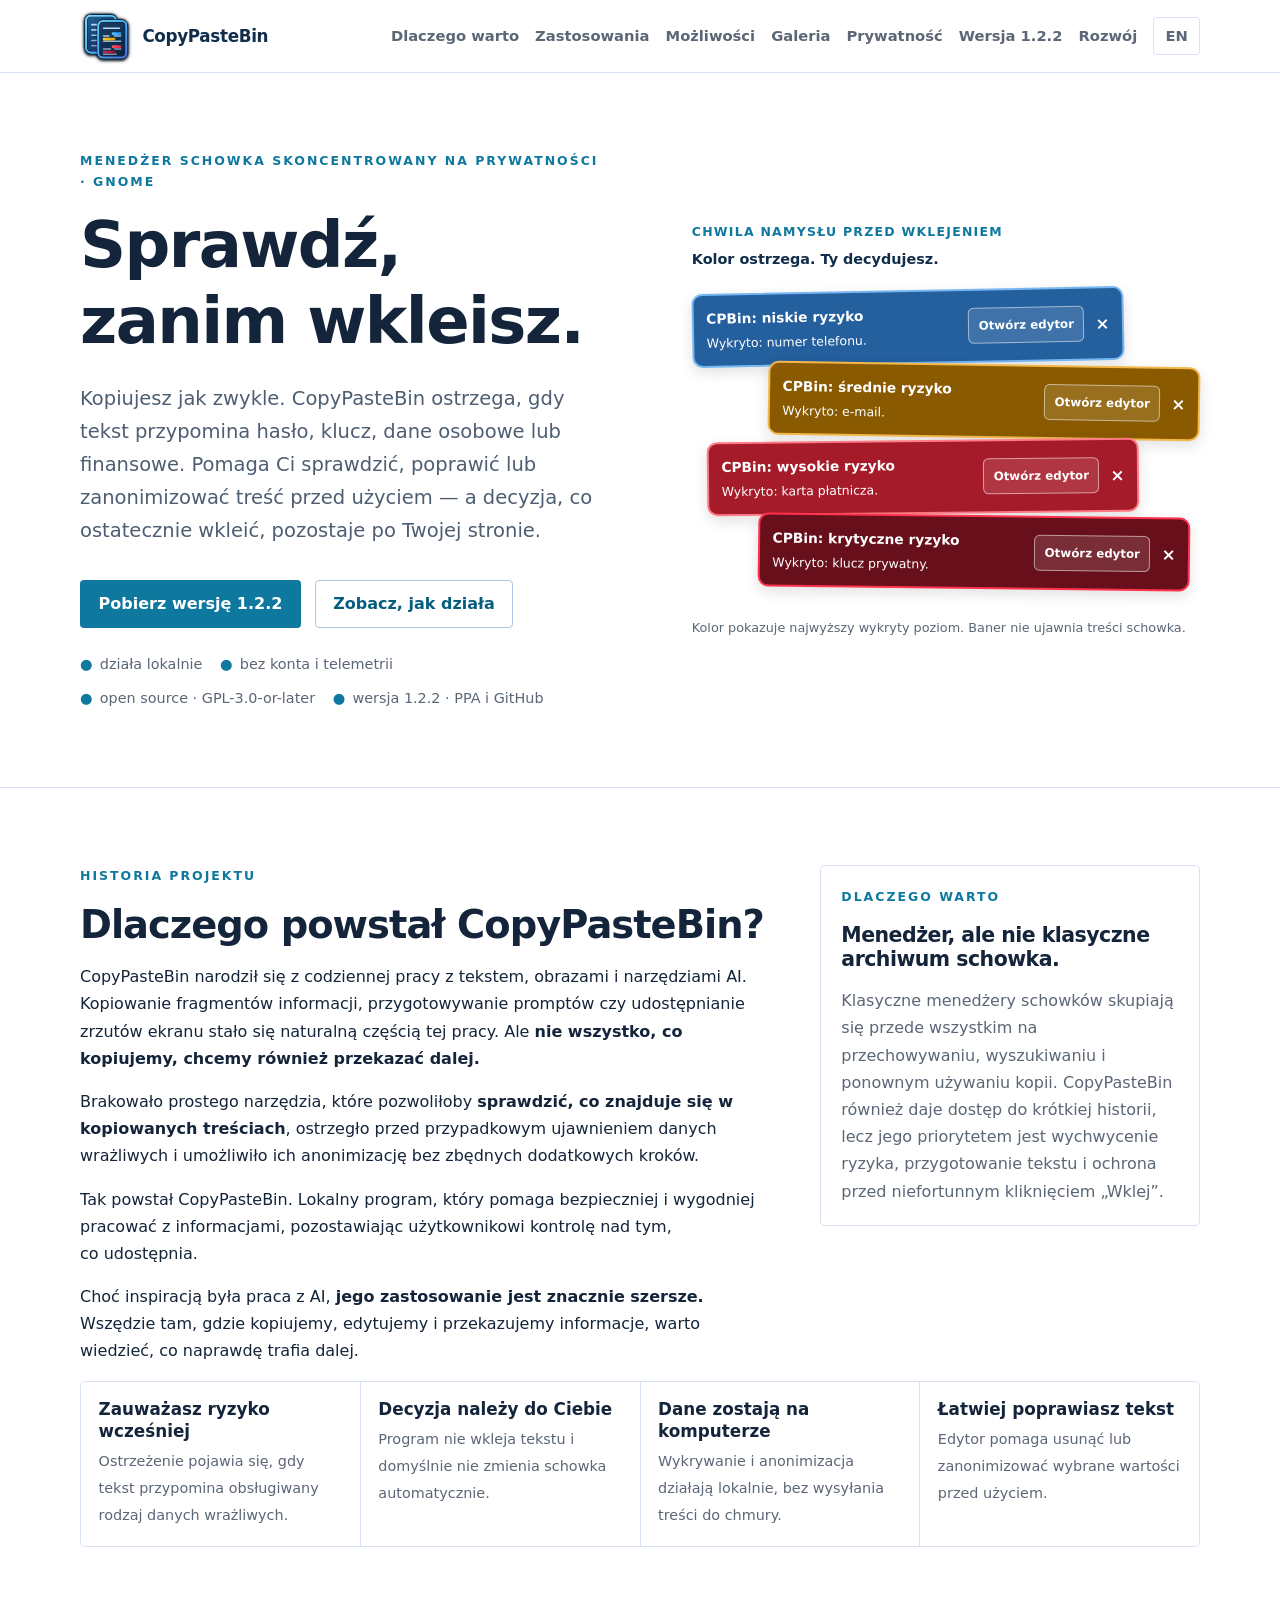
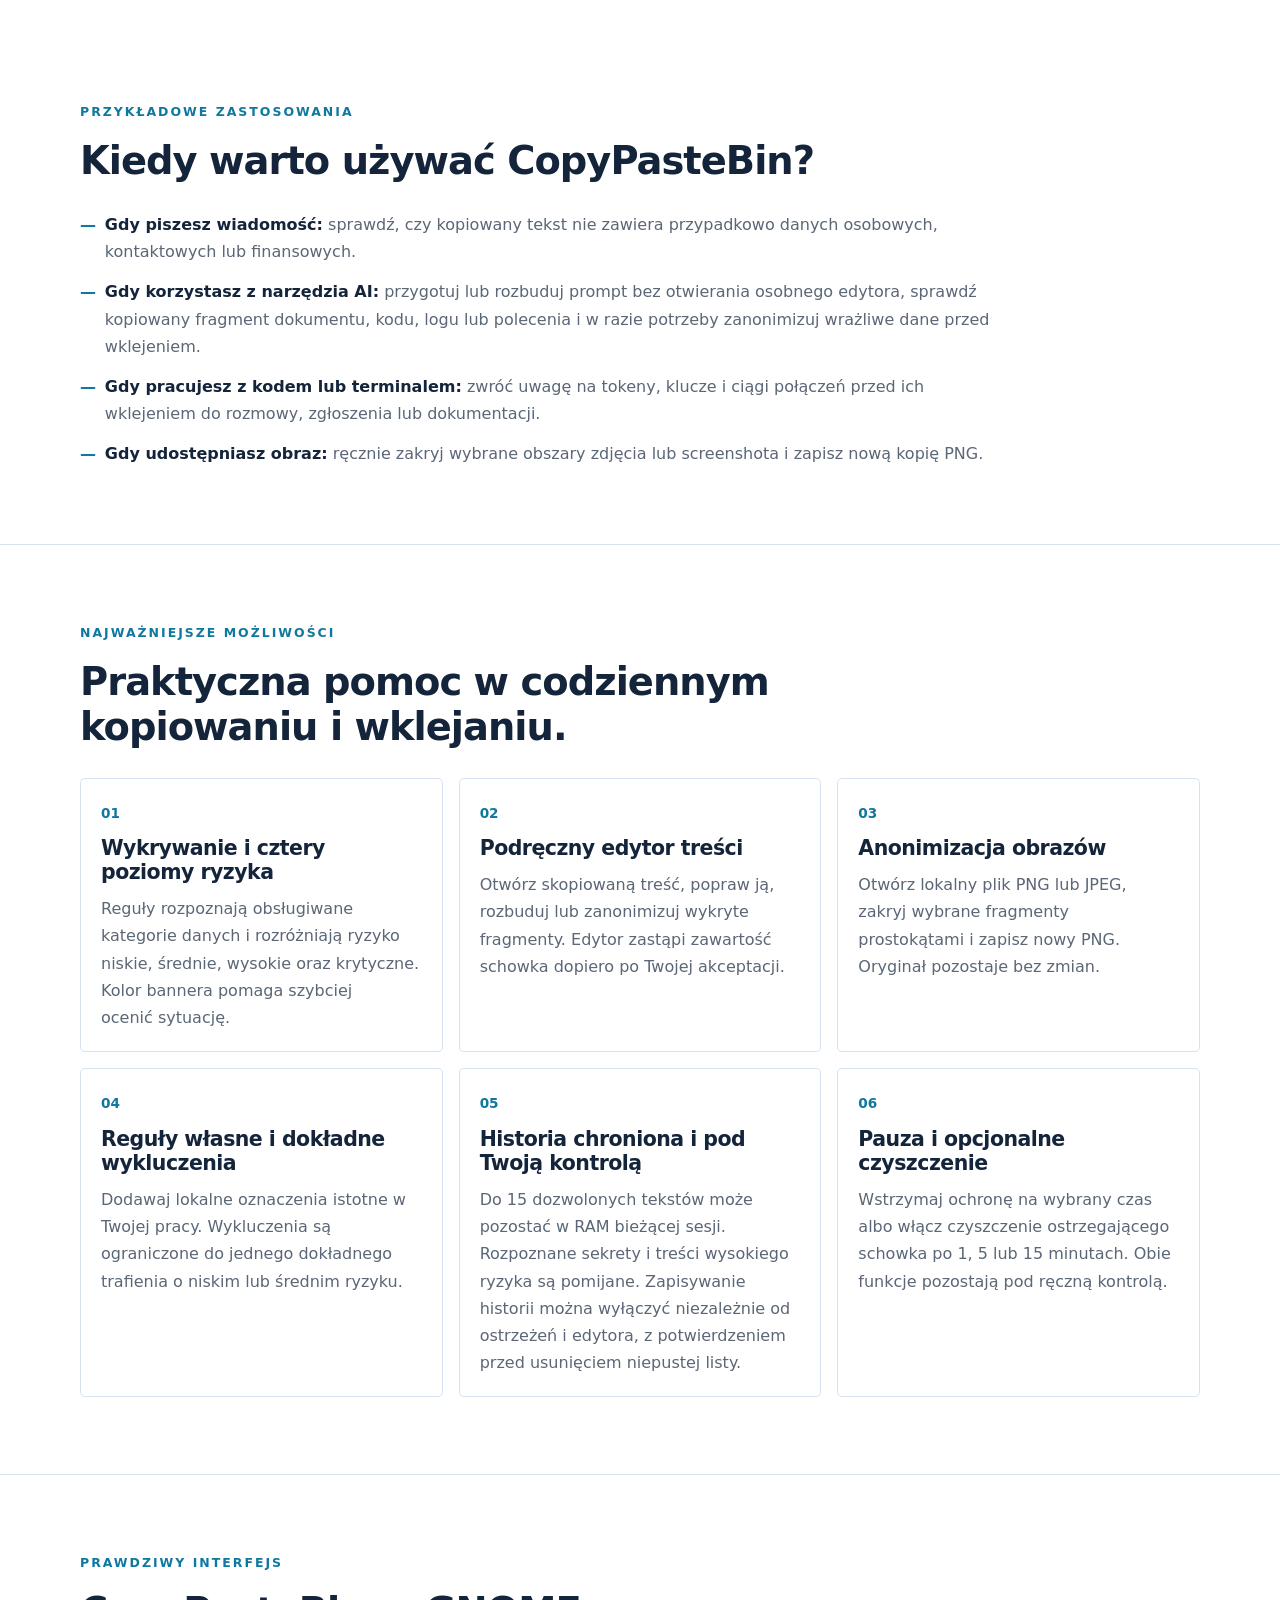
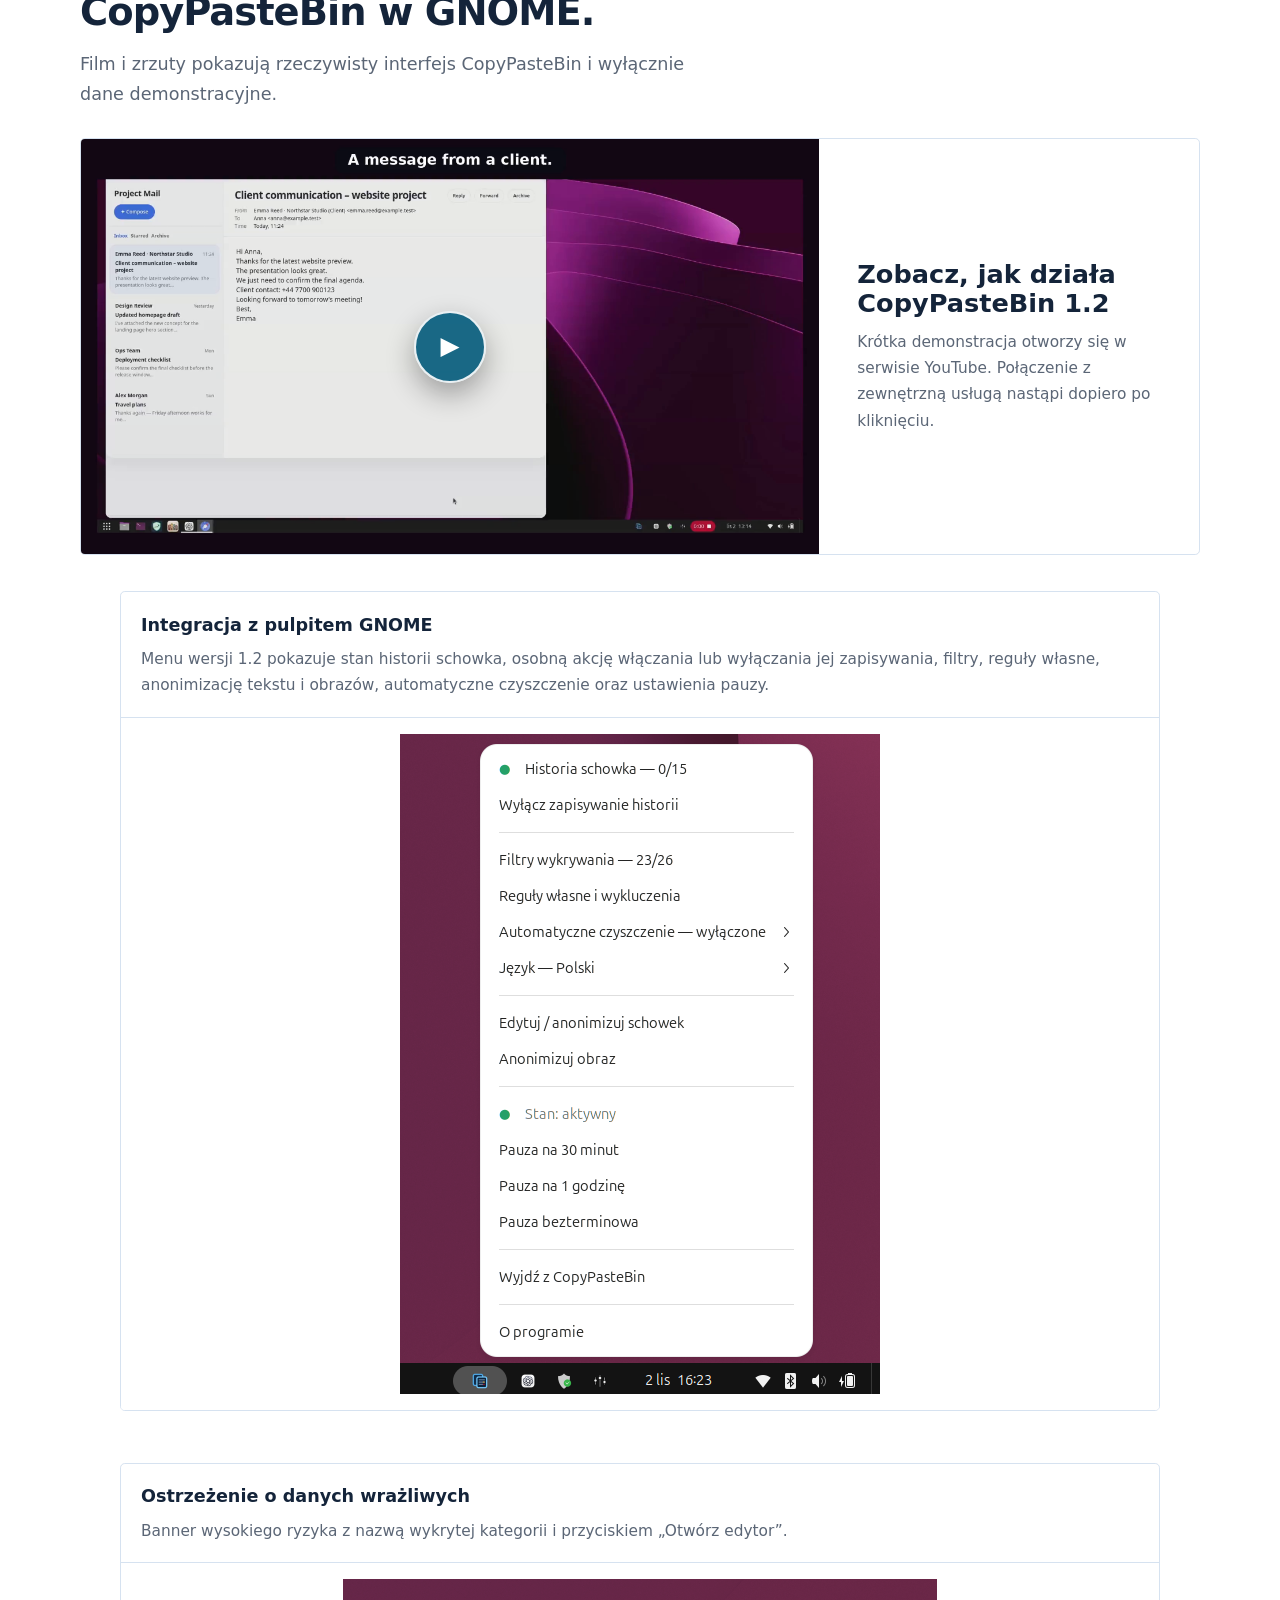
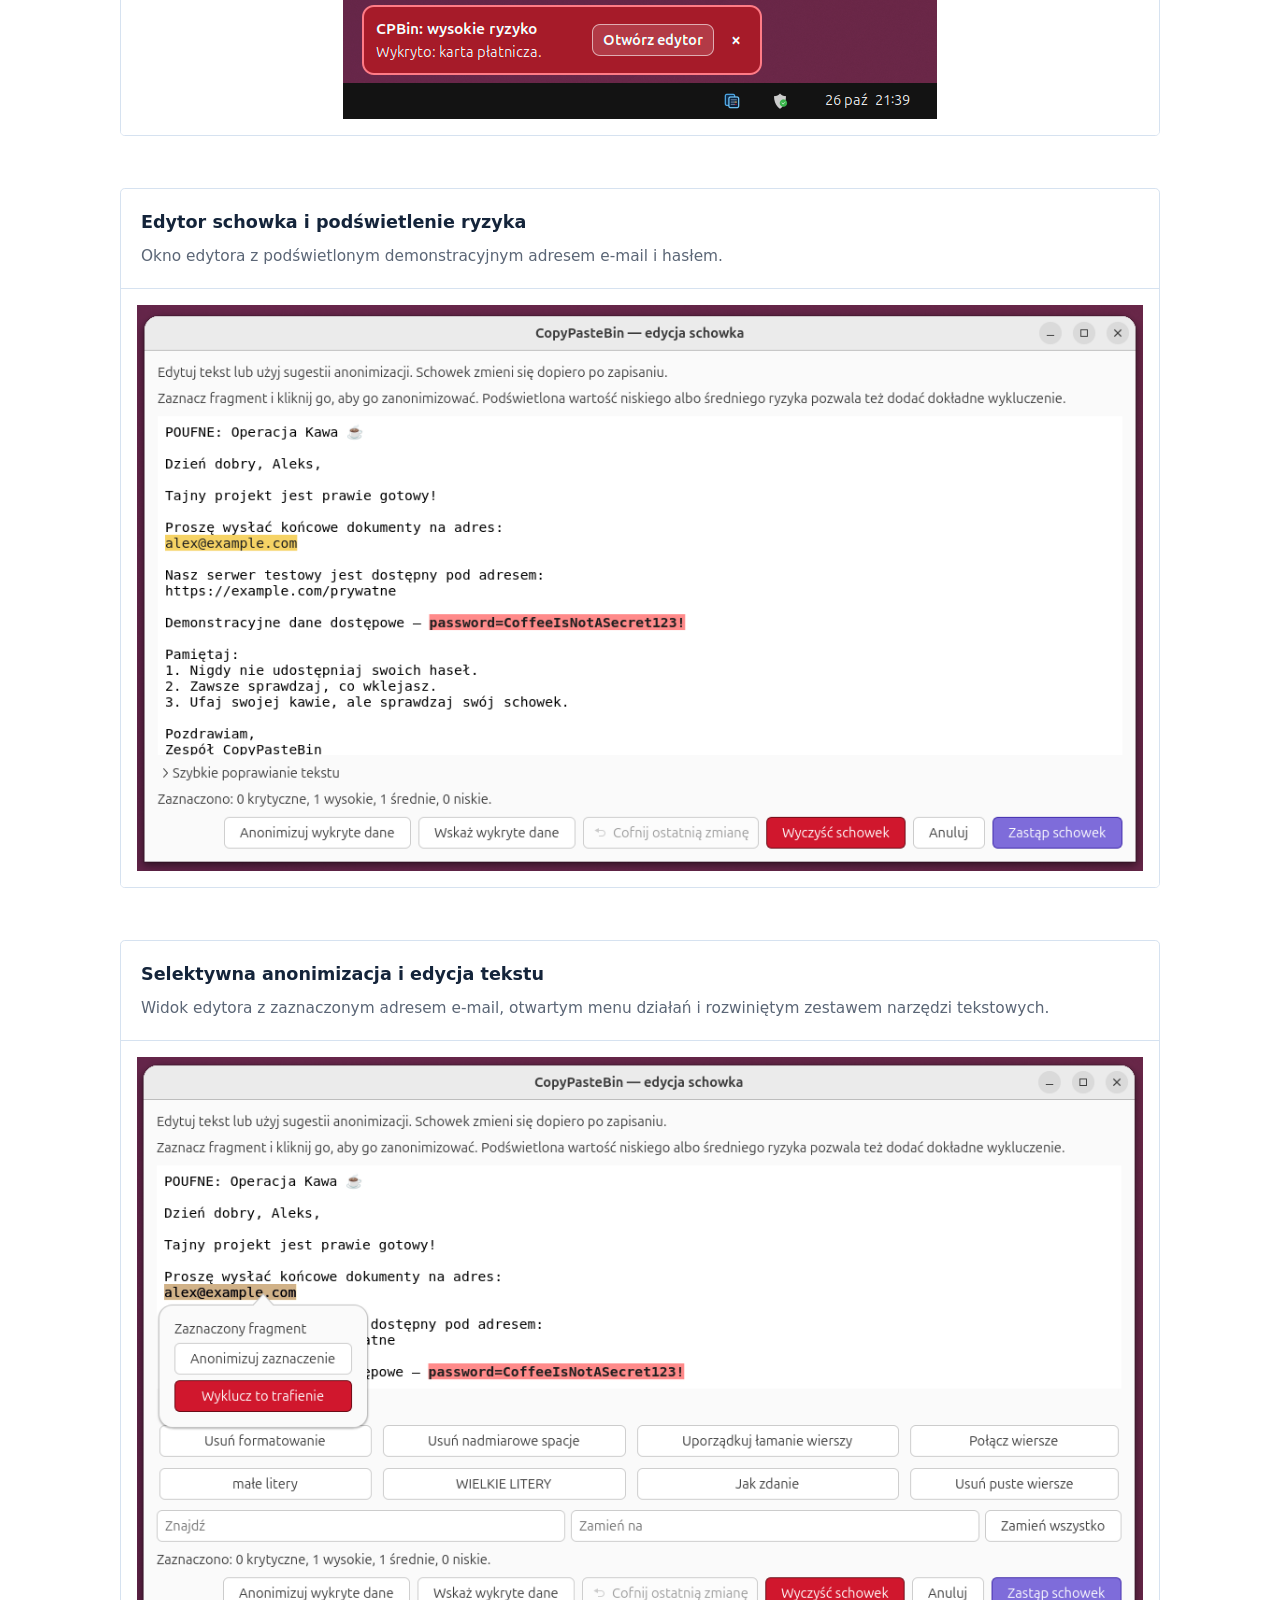
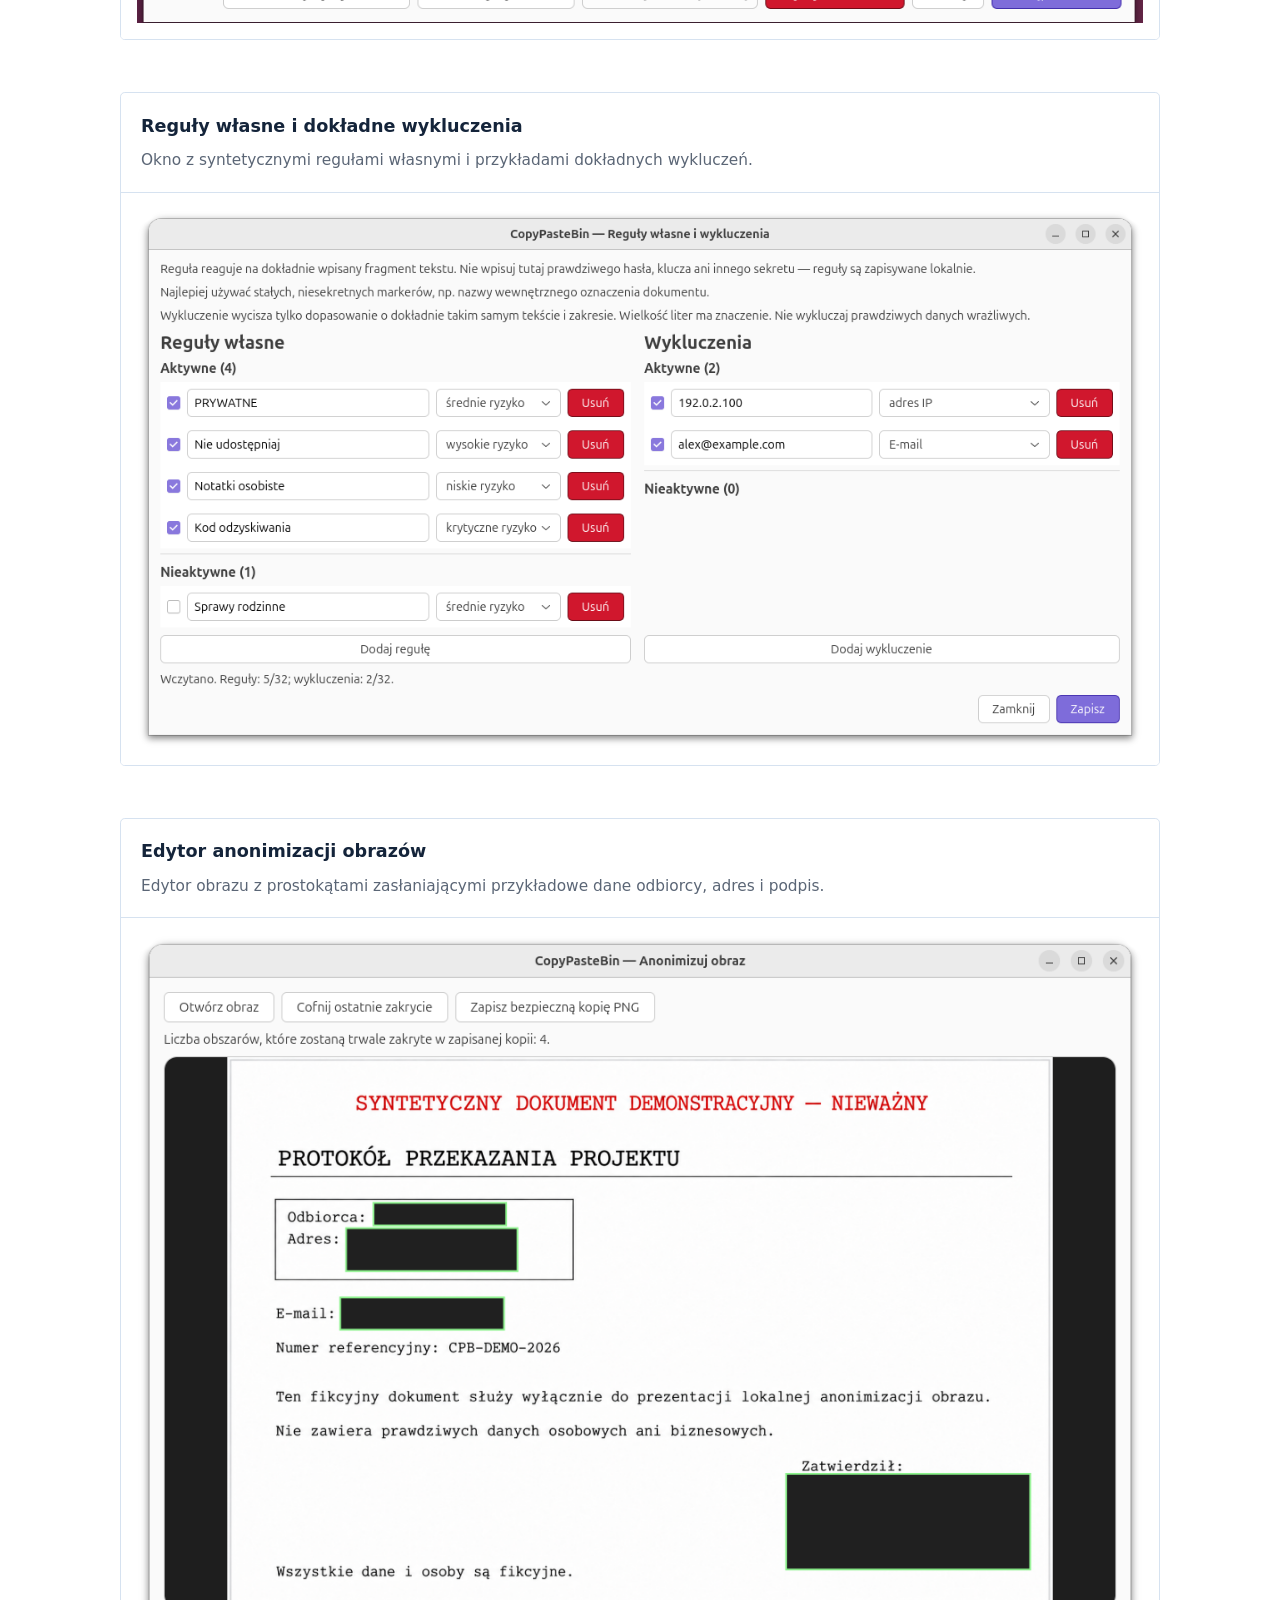
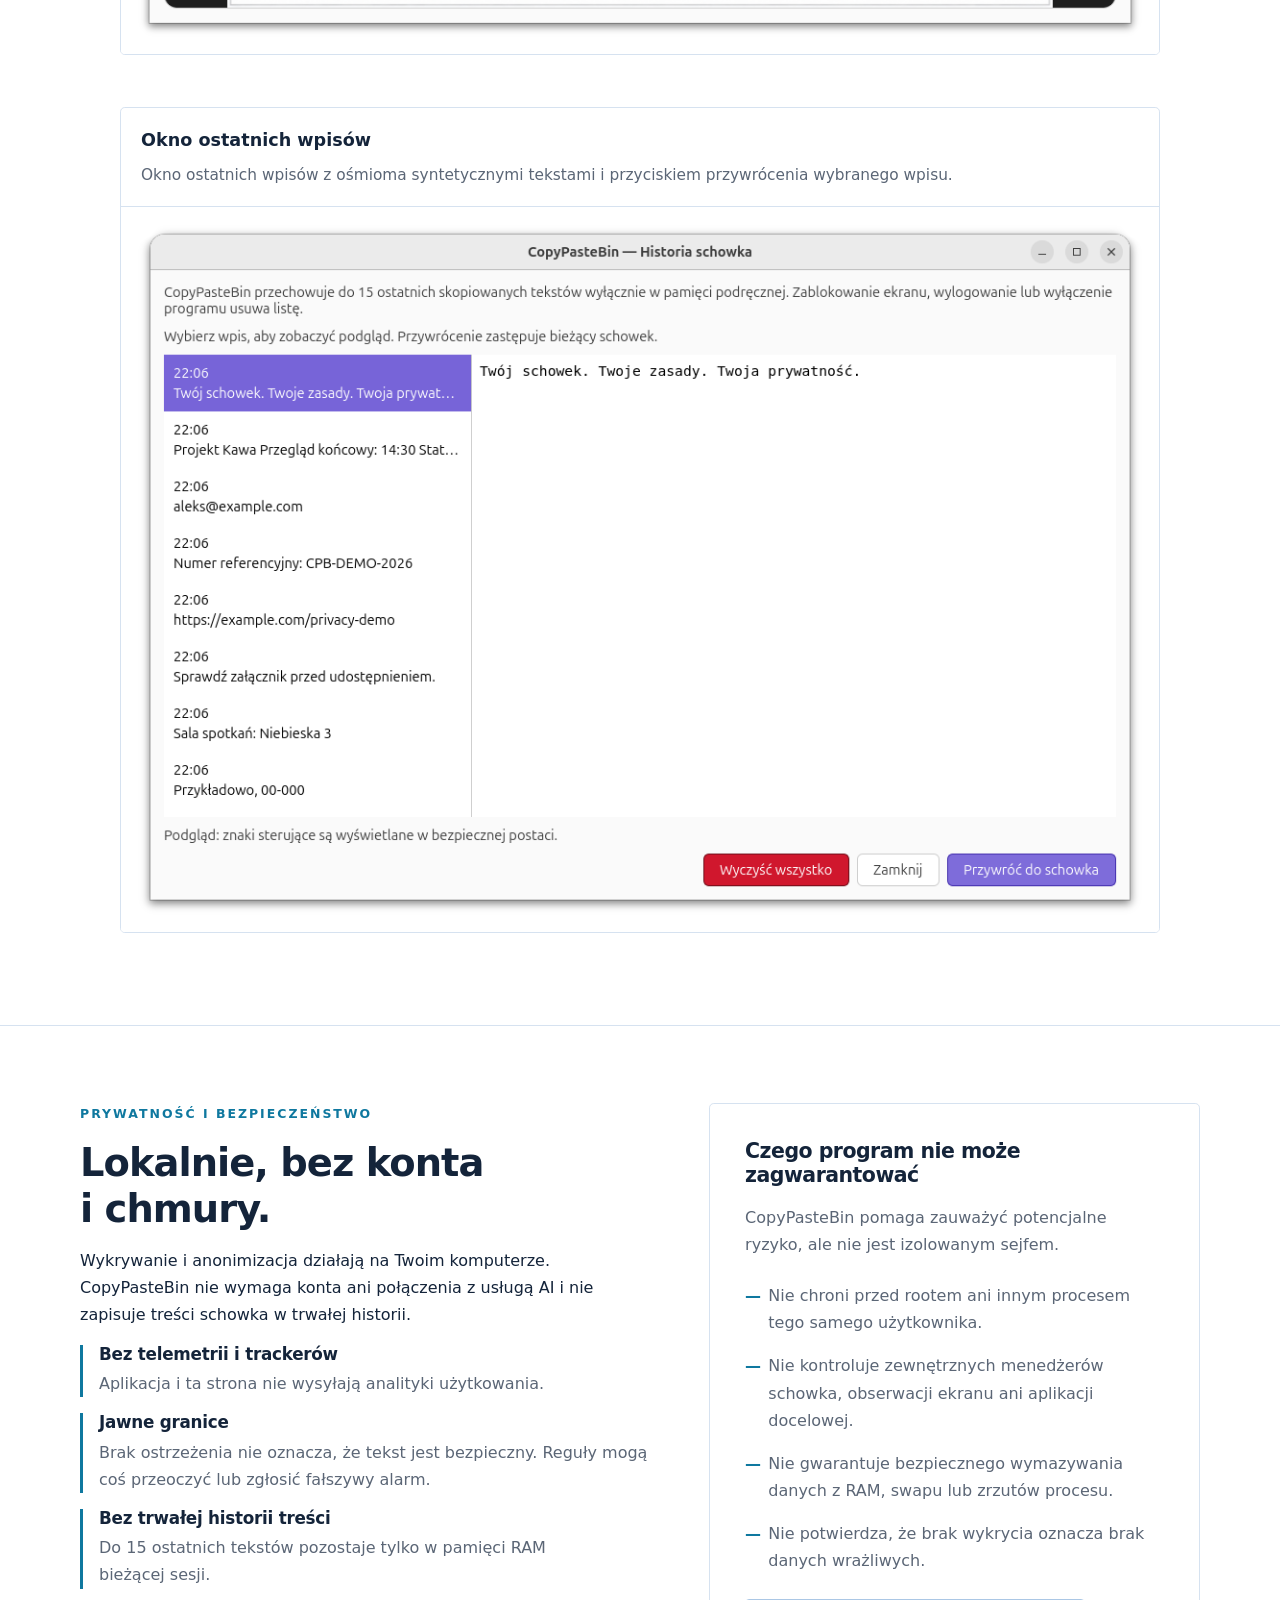
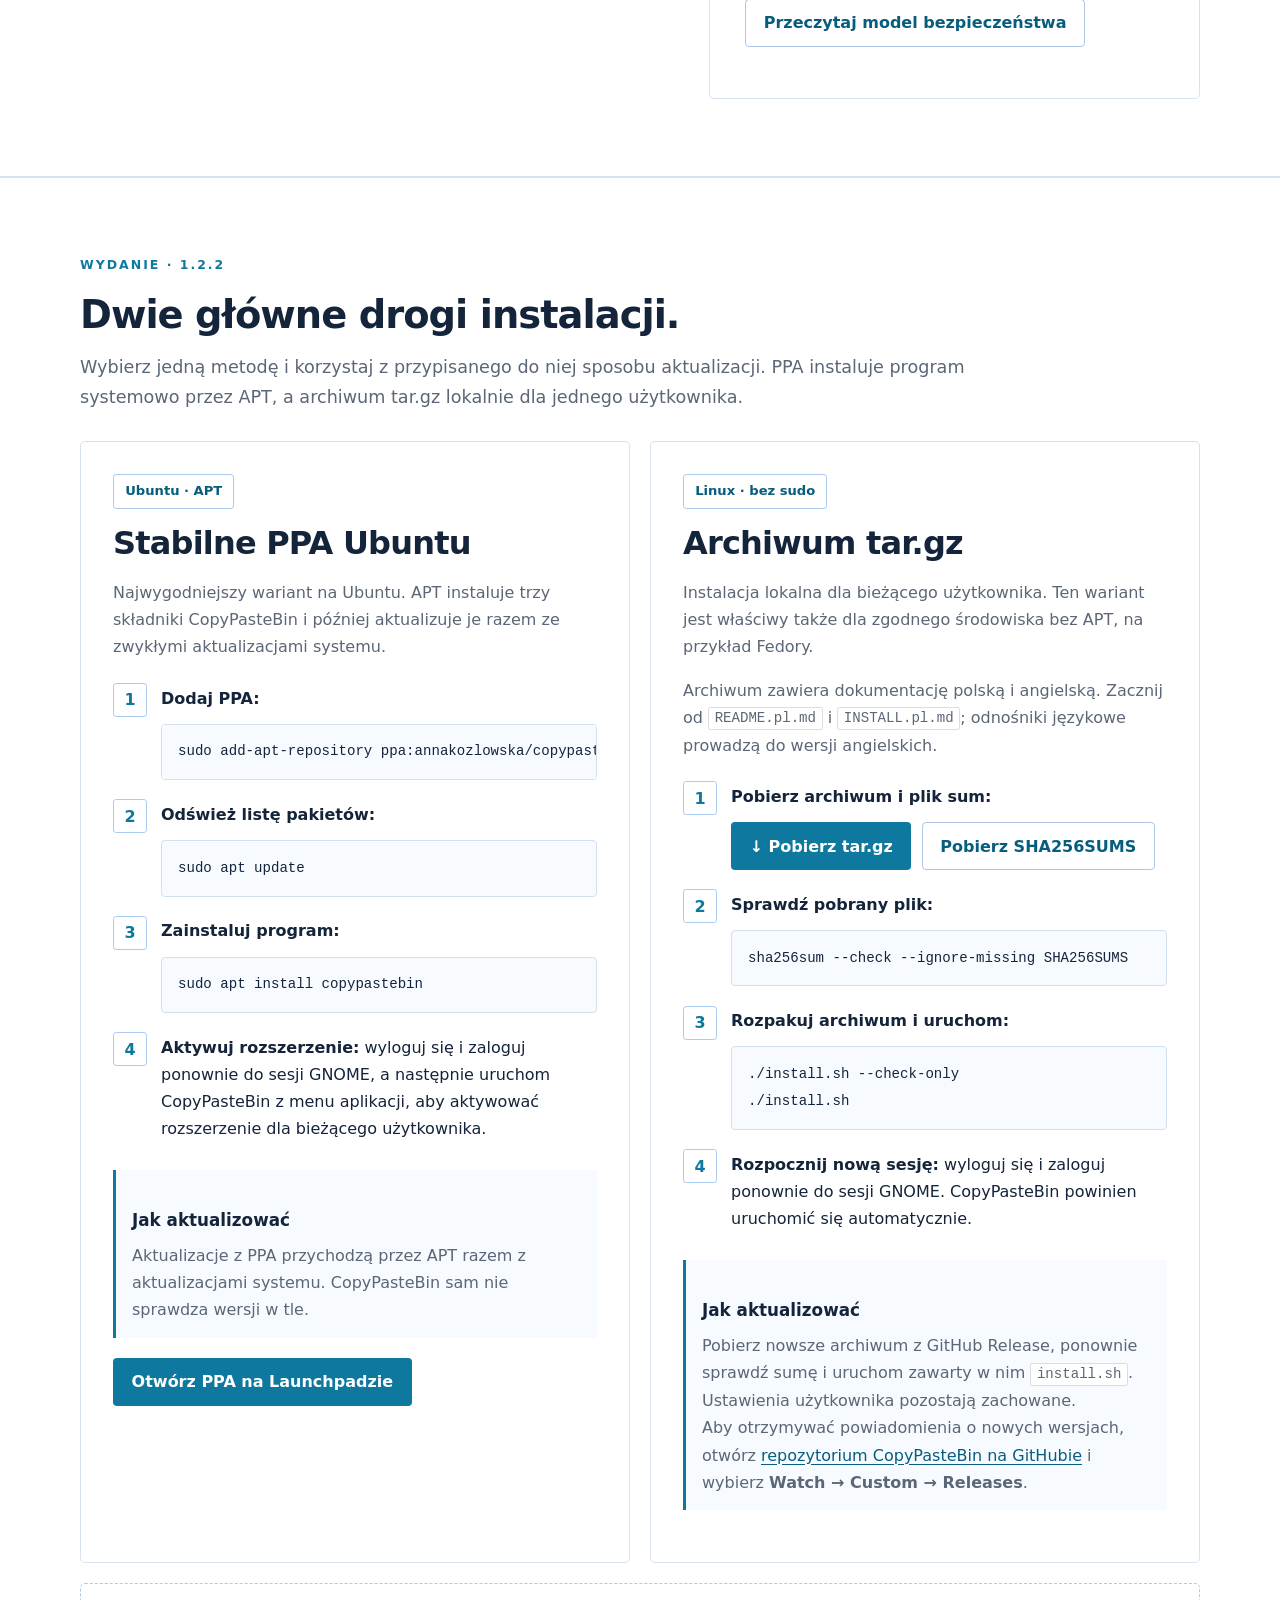
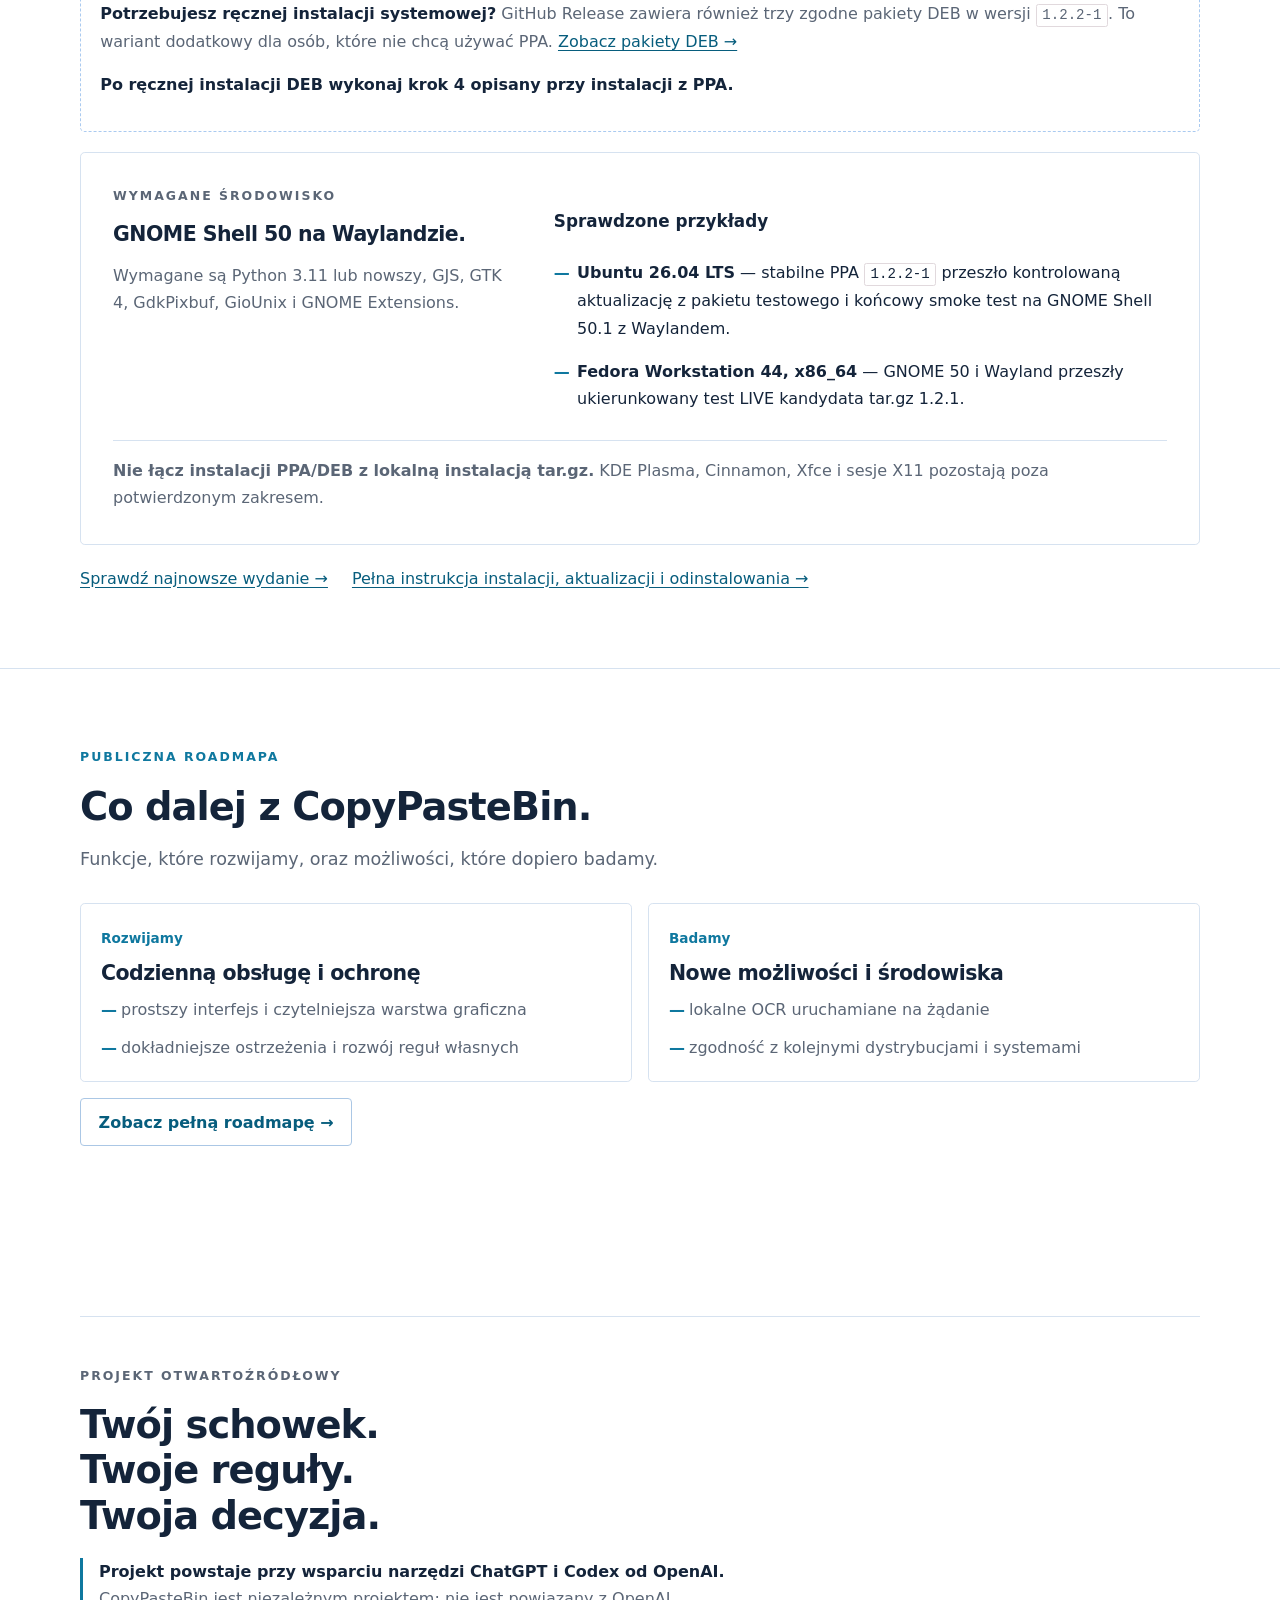
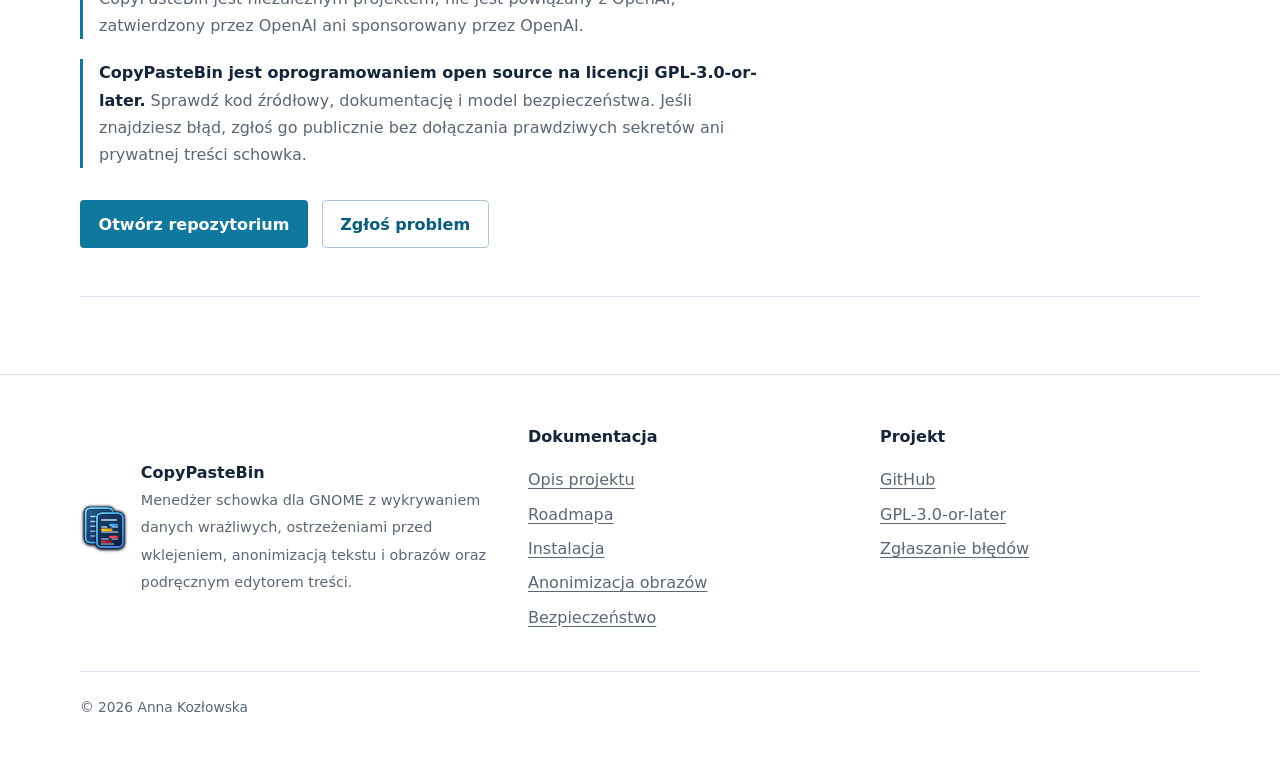
<file: index.html>
<!doctype html>
<html lang="pl">
  <head>
    <meta charset="utf-8">
    <meta name="viewport" content="width=device-width, initial-scale=1">
    <title>CopyPasteBin | Menedżer schowka dla GNOME</title>
    <meta name="description" content="CopyPasteBin to menedżer schowka dla GNOME, który wykrywa dane wrażliwe, ostrzega przed wklejeniem i umożliwia lokalną anonimizację tekstu i obrazów.">
    <meta name="theme-color" content="#ffffff">
    <meta name="robots" content="index,follow,max-image-preview:large">
    <link rel="canonical" href="https://kozlowska-anna.github.io/CopyPasteBin/">
    <link rel="alternate" hreflang="pl" href="https://kozlowska-anna.github.io/CopyPasteBin/">
    <link rel="alternate" hreflang="en" href="https://kozlowska-anna.github.io/CopyPasteBin/en/">
    <link rel="alternate" hreflang="x-default" href="https://kozlowska-anna.github.io/CopyPasteBin/">
    <link rel="icon" type="image/svg+xml" href="assets/images/logo-web.svg">
    <link rel="stylesheet" href="assets/css/styles.css?v=20261102-3">
    <meta property="og:type" content="website">
    <meta property="og:site_name" content="CopyPasteBin">
    <meta property="og:locale" content="pl_PL">
    <meta property="og:locale:alternate" content="en_US">
    <meta property="og:title" content="CopyPasteBin | Menedżer schowka dla GNOME">
    <meta property="og:description" content="CopyPasteBin to menedżer schowka dla GNOME, który wykrywa dane wrażliwe, ostrzega przed wklejeniem i umożliwia lokalną anonimizację tekstu i obrazów.">
    <meta property="og:url" content="https://kozlowska-anna.github.io/CopyPasteBin/">
    <meta property="og:image" content="https://kozlowska-anna.github.io/CopyPasteBin/assets/images/share-card-1.2.png">
    <meta property="og:image:width" content="1200">
    <meta property="og:image:height" content="630">
    <meta property="og:image:alt" content="Logo CopyPasteBin — menedżer schowka dla GNOME">
    <meta name="twitter:card" content="summary_large_image">
    <meta name="twitter:image" content="https://kozlowska-anna.github.io/CopyPasteBin/assets/images/share-card-1.2.png">
    <script type="application/ld+json">
      {
        "@context": "https://schema.org",
        "@type": "SoftwareApplication",
        "@id": "https://kozlowska-anna.github.io/CopyPasteBin/#software",
        "name": "CopyPasteBin",
        "url": "https://kozlowska-anna.github.io/CopyPasteBin/",
        "mainEntityOfPage": "https://kozlowska-anna.github.io/CopyPasteBin/",
        "sameAs": "https://github.com/kozlowska-anna/CopyPasteBin",
        "description": "CopyPasteBin to menedżer schowka dla GNOME, który wykrywa dane wrażliwe, ostrzega przed wklejeniem i umożliwia lokalną anonimizację tekstu i obrazów.",
        "applicationCategory": "SecurityApplication",
        "applicationSubCategory": "Menedżer schowka",
        "operatingSystem": "Linux z GNOME Shell 50 na Waylandzie",
        "softwareRequirements": "Python 3.11 lub nowszy, GJS, GTK 4, GioUnix i GNOME Extensions",
        "softwareVersion": "1.2.2",
        "datePublished": "2026-11-22",
        "dateModified": "2026-11-22",
        "isAccessibleForFree": true,
        "license": "https://github.com/kozlowska-anna/CopyPasteBin/blob/main/LICENSE",
        "author": {
          "@type": "Person",
          "name": "Anna Kozłowska",
          "url": "https://github.com/kozlowska-anna"
        },
        "image": "https://kozlowska-anna.github.io/CopyPasteBin/assets/images/share-card-1.2.png",
        "screenshot": "https://kozlowska-anna.github.io/CopyPasteBin/assets/images/01-copypastebin-1-2-menu-historii-schowka-gnome-PL.png",
        "downloadUrl": [
          "https://github.com/kozlowska-anna/CopyPasteBin/releases/download/v1.2.2/copypastebin-backend_1.2.2-1_all.deb",
          "https://github.com/kozlowska-anna/CopyPasteBin/releases/download/v1.2.2/gnome-shell-extension-copypastebin_1.2.2-1_all.deb",
          "https://github.com/kozlowska-anna/CopyPasteBin/releases/download/v1.2.2/copypastebin_1.2.2-1_all.deb",
          "https://github.com/kozlowska-anna/CopyPasteBin/releases/download/v1.2.2/CopyPasteBin-linux-1.2.2.tar.gz"
        ],
        "installUrl": "https://github.com/kozlowska-anna/CopyPasteBin/blob/main/docs/offline-installation.md",
        "releaseNotes": "https://github.com/kozlowska-anna/CopyPasteBin/releases/tag/v1.2.2",
        "featureList": [
          "Lokalne wykrywanie danych wrażliwych w schowku",
          "Ostrzeżenia przed wklejeniem",
          "Anonimizacja tekstu i obrazów",
          "Edytor schowka",
          "Historia sesyjna pomijająca rozpoznane sekrety i treści wysokiego ryzyka"
        ],
        "offers": {
          "@type": "Offer",
          "price": 0,
          "url": "https://github.com/kozlowska-anna/CopyPasteBin/releases/tag/v1.2.2"
        }
      }
    </script>
    <script defer src="assets/js/site.js?v=20261019-6"></script>
  </head>
  <body>
    <a class="skip-link" href="#main">Przejdź do treści</a>
    <header class="site-header">
      <div class="container nav-shell">
        <a class="brand" href="#top" aria-label="CopyPasteBin — strona główna">
          <img src="assets/images/logo-web.svg" width="52" height="52" alt="">
          <span>CopyPasteBin</span>
        </a>
        <button class="menu-button" type="button" aria-expanded="false" aria-controls="site-navigation" data-menu-button>Menu</button>
        <nav class="site-nav" id="site-navigation" aria-label="Główna nawigacja" data-navigation data-open="false">
          <a href="#jak-dziala">Dlaczego warto</a>
          <a href="#zastosowania">Zastosowania</a>
          <a href="#mozliwosci">Możliwości</a>
          <a href="#galeria">Galeria</a>
          <a href="#prywatnosc">Prywatność</a>
          <a href="#pobierz">Wersja 1.2.2</a>
          <a href="#roadmapa">Rozwój</a>
          <a class="language-link" href="en/" lang="en" hreflang="en" aria-label="English version">EN</a>
        </nav>
      </div>
    </header>

    <main id="main">
      <section class="hero" id="top">
        <div class="container hero-grid">
          <div>
            <p class="eyebrow">Menedżer schowka skoncentrowany na prywatności · GNOME</p>
            <h1>Sprawdź, zanim wkleisz.</h1>
            <p class="hero-lede">Kopiujesz jak zwykle. CopyPasteBin ostrzega, gdy tekst przypomina hasło, klucz, dane osobowe lub finansowe. Pomaga Ci sprawdzić, poprawić lub zanonimizować treść przed użyciem — a decyzja, co ostatecznie wkleić, pozostaje po Twojej stronie.</p>
            <div class="hero-actions">
              <a class="button button-primary" href="#pobierz">Pobierz wersję 1.2.2</a>
              <a class="button button-secondary" href="#jak-dziala">Zobacz, jak działa</a>
            </div>
            <ul class="hero-proof" aria-label="Najważniejsze informacje">
              <li>działa lokalnie</li>
              <li>bez konta i telemetrii</li>
              <li>open source · GPL-3.0-or-later</li>
              <li>wersja 1.2.2 · PPA i GitHub</li>
            </ul>
          </div>
          <div class="banner-showcase" role="group" aria-labelledby="risk-demo-title">
            <div class="banner-showcase-heading">
              <p class="banner-kicker">Chwila namysłu przed wklejeniem</p>
              <p id="risk-demo-title"><strong>Kolor ostrzega. Ty decydujesz.</strong></p>
            </div>
            <div class="risk-stack" role="list" aria-label="Cztery poziomy ryzyka CopyPasteBin">
              <div class="risk-banner risk-low" role="listitem"><span class="risk-copy"><strong>CPBin: niskie ryzyko</strong><span>Wykryto: numer telefonu.</span></span><span class="risk-action">Otwórz edytor</span><span class="risk-close" aria-hidden="true">×</span></div>
              <div class="risk-banner risk-medium" role="listitem"><span class="risk-copy"><strong>CPBin: średnie ryzyko</strong><span>Wykryto: e-mail.</span></span><span class="risk-action">Otwórz edytor</span><span class="risk-close" aria-hidden="true">×</span></div>
              <div class="risk-banner risk-high" role="listitem"><span class="risk-copy"><strong>CPBin: wysokie ryzyko</strong><span>Wykryto: karta płatnicza.</span></span><span class="risk-action">Otwórz edytor</span><span class="risk-close" aria-hidden="true">×</span></div>
              <div class="risk-banner risk-critical" role="listitem"><span class="risk-copy"><strong>CPBin: krytyczne ryzyko</strong><span>Wykryto: klucz prywatny.</span></span><span class="risk-action">Otwórz edytor</span><span class="risk-close" aria-hidden="true">×</span></div>
            </div>
            <p class="banner-note">Kolor pokazuje najwyższy wykryty poziom. Baner nie ujawnia treści schowka.</p>
          </div>
        </div>
      </section>

      <section class="section" id="jak-dziala">
        <div class="container">
          <div class="why-grid">
            <div class="origin-story">
              <p class="eyebrow">Historia projektu</p>
              <h2>Dlaczego powstał CopyPasteBin?</h2>
              <div class="origin-story-copy">
                <p>CopyPasteBin narodził się z codziennej pracy z tekstem, obrazami i narzędziami AI. Kopiowanie fragmentów informacji, przygotowywanie promptów czy udostępnianie zrzutów ekranu stało się naturalną częścią tej pracy. Ale <strong>nie wszystko, co kopiujemy, chcemy również przekazać dalej.</strong></p>
                <p>Brakowało prostego narzędzia, które pozwoliłoby <strong>sprawdzić, co znajduje się w kopiowanych treściach</strong>, ostrzegło przed przypadkowym ujawnieniem danych wrażliwych i umożliwiło ich anonimizację bez zbędnych dodatkowych kroków.</p>
                <p>Tak powstał CopyPasteBin. Lokalny program, który pomaga bezpieczniej i wygodniej pracować z informacjami, pozostawiając użytkownikowi kontrolę nad tym, co udostępnia.</p>
                <p>Choć inspiracją była praca z AI, <strong>jego zastosowanie jest znacznie szersze.</strong> Wszędzie tam, gdzie kopiujemy, edytujemy i przekazujemy informacje, warto wiedzieć, co naprawdę trafia dalej.</p>
              </div>
            </div>
            <aside class="product-positioning" aria-label="Rola CopyPasteBin">
              <div class="product-positioning-copy">
                <p class="eyebrow">Dlaczego warto</p>
                <h3>Menedżer, ale nie klasyczne archiwum schowka.</h3>
                <p>Klasyczne menedżery schowków skupiają się przede wszystkim na przechowywaniu, wyszukiwaniu i ponownym używaniu kopii. CopyPasteBin również daje dostęp do krótkiej historii, lecz jego priorytetem jest wychwycenie ryzyka, przygotowanie tekstu i ochrona przed niefortunnym kliknięciem „Wklej”.</p>
              </div>
            </aside>
          </div>
          <div class="trust-strip" role="group" aria-label="Najważniejsze korzyści">
            <div class="trust-item"><strong>Zauważasz ryzyko wcześniej</strong><span>Ostrzeżenie pojawia się, gdy tekst przypomina obsługiwany rodzaj danych wrażliwych.</span></div>
            <div class="trust-item"><strong>Decyzja należy do Ciebie</strong><span>Program nie wkleja tekstu i domyślnie nie zmienia schowka automatycznie.</span></div>
            <div class="trust-item"><strong>Dane zostają na komputerze</strong><span>Wykrywanie i anonimizacja działają lokalnie, bez wysyłania treści do chmury.</span></div>
            <div class="trust-item"><strong>Łatwiej poprawiasz tekst</strong><span>Edytor pomaga usunąć lub zanonimizować wybrane wartości przed użyciem.</span></div>
          </div>
        </div>
      </section>

      <section class="section" id="zastosowania">
        <div class="container">
          <div class="section-heading">
            <p class="eyebrow">Przykładowe zastosowania</p>
            <h2>Kiedy warto używać CopyPasteBin?</h2>
          </div>
          <ul class="use-case-list" aria-label="Cztery sytuacje, w których warto używać CopyPasteBin">
            <li><strong>Gdy piszesz wiadomość:</strong> sprawdź, czy kopiowany tekst nie zawiera przypadkowo danych osobowych, kontaktowych lub finansowych.</li>
            <li><strong>Gdy korzystasz z narzędzia AI:</strong> przygotuj lub rozbuduj prompt bez otwierania osobnego edytora, sprawdź kopiowany fragment dokumentu, kodu, logu lub polecenia i w razie potrzeby zanonimizuj wrażliwe dane przed wklejeniem.</li>
            <li><strong>Gdy pracujesz z kodem lub terminalem:</strong> zwróć uwagę na tokeny, klucze i ciągi połączeń przed ich wklejeniem do rozmowy, zgłoszenia lub dokumentacji.</li>
            <li><strong>Gdy udostępniasz obraz:</strong> ręcznie zakryj wybrane obszary zdjęcia lub screenshota i zapisz nową kopię PNG.</li>
          </ul>
        </div>
      </section>

      <section class="section section-soft" id="mozliwosci">
        <div class="container">
          <div class="section-heading">
            <p class="eyebrow">Najważniejsze możliwości</p>
            <h2>Praktyczna pomoc w codziennym kopiowaniu i wklejaniu.</h2>
          </div>
          <div class="feature-grid">
            <article class="feature-card"><span class="feature-number">01</span><h3>Wykrywanie i cztery poziomy ryzyka</h3><p>Reguły rozpoznają obsługiwane kategorie danych i rozróżniają ryzyko niskie, średnie, wysokie oraz krytyczne. Kolor bannera pomaga szybciej ocenić sytuację.</p></article>
            <article class="feature-card"><span class="feature-number">02</span><h3>Podręczny edytor treści</h3><p>Otwórz skopiowaną treść, popraw ją, rozbuduj lub zanonimizuj wykryte fragmenty. Edytor zastąpi zawartość schowka dopiero po Twojej akceptacji.</p></article>
            <article class="feature-card"><span class="feature-number">03</span><h3>Anonimizacja obrazów</h3><p>Otwórz lokalny plik PNG lub JPEG, zakryj wybrane fragmenty prostokątami i zapisz nowy PNG. Oryginał pozostaje bez zmian.</p></article>
            <article class="feature-card"><span class="feature-number">04</span><h3>Reguły własne i dokładne wykluczenia</h3><p>Dodawaj lokalne oznaczenia istotne w Twojej pracy. Wykluczenia są ograniczone do jednego dokładnego trafienia o niskim lub średnim ryzyku.</p></article>
            <article class="feature-card"><span class="feature-number">05</span><h3>Historia chroniona i pod Twoją kontrolą</h3><p>Do 15 dozwolonych tekstów może pozostać w RAM bieżącej sesji. Rozpoznane sekrety i treści wysokiego ryzyka są pomijane. Zapisywanie historii można wyłączyć niezależnie od ostrzeżeń i edytora, z potwierdzeniem przed usunięciem niepustej listy.</p></article>
            <article class="feature-card"><span class="feature-number">06</span><h3>Pauza i opcjonalne czyszczenie</h3><p>Wstrzymaj ochronę na wybrany czas albo włącz czyszczenie ostrzegającego schowka po 1, 5 lub 15 minutach. Obie funkcje pozostają pod ręczną kontrolą.</p></article>
          </div>
        </div>
      </section>

      <section class="section" id="galeria">
        <div class="container">
          <div class="section-heading">
            <p class="eyebrow">Prawdziwy interfejs</p>
            <h2>CopyPasteBin w GNOME.</h2>
            <p>Film i zrzuty pokazują rzeczywisty interfejs CopyPasteBin i wyłącznie dane demonstracyjne.</p>
          </div>
          <a class="demo-video-card" href="https://youtu.be/7JM_paADsN4" target="_blank" rel="noopener noreferrer" aria-label="Obejrzyj demonstrację CopyPasteBin 1.2 w serwisie YouTube">
            <span class="demo-video-visual">
              <img src="assets/images/copypastebin-1-2-demo-poster.png" width="1280" height="720" loading="lazy" alt="Kadr z filmu demonstracyjnego CopyPasteBin 1.2 pokazujący syntetyczną wiadomość e-mail przed anonimizacją.">
              <span class="demo-video-play" aria-hidden="true">▶</span>
            </span>
            <span class="demo-video-copy"><strong>Zobacz, jak działa CopyPasteBin 1.2</strong><span>Krótka demonstracja otworzy się w serwisie YouTube. Połączenie z zewnętrzną usługą nastąpi dopiero po kliknięciu.</span></span>
          </a>
          <div class="gallery-grid">
            <figure class="gallery-card"><figcaption class="gallery-caption"><strong>Integracja z pulpitem GNOME</strong><span>Menu wersji 1.2 pokazuje stan historii schowka, osobną akcję włączania lub wyłączania jej zapisywania, filtry, reguły własne, anonimizację tekstu i obrazów, automatyczne czyszczenie oraz ustawienia pauzy.</span></figcaption><button class="gallery-button" type="button" data-gallery-image data-caption="CopyPasteBin 1.2 — Menu menedżera schowka w GNOME"><img src="assets/images/01-copypastebin-1-2-menu-historii-schowka-gnome-PL.png" width="480" height="660" loading="lazy" alt="Polskie menu CopyPasteBin 1.2 w GNOME ze stanem historii schowka, wyłączaniem jej zapisywania, filtrami, regułami własnymi, anonimizacją tekstu i obrazów oraz ustawieniami pauzy."></button></figure>
            <figure class="gallery-card"><figcaption class="gallery-caption"><strong>Ostrzeżenie o danych wrażliwych</strong><span>Banner wysokiego ryzyka z nazwą wykrytej kategorii i przyciskiem „Otwórz edytor”.</span></figcaption><button class="gallery-button" type="button" data-gallery-image data-caption="CopyPasteBin 1.1 — Ostrzeżenie o danych wrażliwych przed wklejeniem"><img src="assets/images/02-copypastebin-1-1-ostrzezenie-przed-wklejeniem-danych-wrazliwych-PL.png" width="594" height="140" loading="lazy" alt="Ostrzeżenie CopyPasteBin 1.1 o wysokim ryzyku po wykryciu demonstracyjnej karty płatniczej w schowku."></button></figure>
            <figure class="gallery-card"><figcaption class="gallery-caption"><strong>Edytor schowka i podświetlenie ryzyka</strong><span>Okno edytora z podświetlonym demonstracyjnym adresem e-mail i hasłem.</span></figcaption><button class="gallery-button" type="button" data-gallery-image data-caption="CopyPasteBin 1.1 — Edytor schowka i podświetlanie danych wrażliwych"><img src="assets/images/03-copypastebin-1-1-edytor-schowka-podswietlanie-danych-wrazliwych-PL.png" width="1076" height="606" loading="lazy" alt="Edytor schowka CopyPasteBin 1.1 z podświetlonym demonstracyjnym adresem e-mail i hasłem przed anonimizacją."></button></figure>
            <figure class="gallery-card"><figcaption class="gallery-caption"><strong>Selektywna anonimizacja i edycja tekstu</strong><span>Widok edytora z zaznaczonym adresem e-mail, otwartym menu działań i rozwiniętym zestawem narzędzi tekstowych.</span></figcaption><button class="gallery-button" type="button" data-gallery-image data-caption="CopyPasteBin 1.1 — Selektywna anonimizacja i narzędzia edycji schowka"><img src="assets/images/04-copypastebin-1-1-selektywna-anonimizacja-narzedzia-edycji-PL.png" width="1076" height="606" loading="lazy" alt="Edytor CopyPasteBin 1.1 z zaznaczonym adresem e-mail, otwartymi działaniami anonimizacji i wykluczenia oraz widocznymi narzędziami poprawiania tekstu."></button></figure>
            <figure class="gallery-card"><figcaption class="gallery-caption"><strong>Reguły własne i dokładne wykluczenia</strong><span>Okno z syntetycznymi regułami własnymi i przykładami dokładnych wykluczeń.</span></figcaption><button class="gallery-button" type="button" data-gallery-image data-caption="CopyPasteBin 1.1 — Reguły własne i dokładne wykluczenia"><img src="assets/images/05-copypastebin-1-1-reguly-wlasne-dokladne-wykluczenia-PL.png" width="1208" height="649" loading="lazy" alt="Okno CopyPasteBin 1.1 z syntetycznymi regułami wykrywania oraz dokładnymi wykluczeniami dla przykładowego adresu e-mail i dokumentacyjnego adresu IP."></button></figure>
            <figure class="gallery-card"><figcaption class="gallery-caption"><strong>Edytor anonimizacji obrazów</strong><span>Edytor obrazu z prostokątami zasłaniającymi przykładowe dane odbiorcy, adres i podpis.</span></figcaption><button class="gallery-button" type="button" data-gallery-image data-caption="CopyPasteBin 1.1 — Lokalny edytor anonimizacji obrazów"><img src="assets/images/06-copypastebin-1-1-lokalny-edytor-anonimizacji-obrazow-PL.png" width="1128" height="789" loading="lazy" alt="Edytor anonimizacji obrazów CopyPasteBin 1.1 z czterema ręcznymi zakryciami syntetycznego odbiorcy, adresu, adresu e-mail i podpisu."></button></figure>
            <figure class="gallery-card"><figcaption class="gallery-caption"><strong>Okno ostatnich wpisów</strong><span>Okno ostatnich wpisów z ośmioma syntetycznymi tekstami i przyciskiem przywrócenia wybranego wpisu.</span></figcaption><button class="gallery-button" type="button" data-gallery-image data-caption="CopyPasteBin 1.1 — Tymczasowa historia schowka"><img src="assets/images/07-copypastebin-1-1-tymczasowa-historia-schowka-PL.png" width="1048" height="721" loading="lazy" alt="Historia schowka CopyPasteBin 1.1 z ośmioma syntetycznymi wpisami tekstowymi przechowywanymi wyłącznie w pamięci podręcznej sesji."></button></figure>
          </div>
        </div>
      </section>

      <section class="section section-dark" id="prywatnosc">
        <div class="container privacy-grid">
          <div>
            <p class="eyebrow">Prywatność i bezpieczeństwo</p>
            <h2>Lokalnie, bez konta i chmury.</h2>
            <p>Wykrywanie i anonimizacja działają na Twoim komputerze. CopyPasteBin nie wymaga konta ani połączenia z usługą AI i nie zapisuje treści schowka w trwałej historii.</p>
            <div class="privacy-points">
              <div class="privacy-point"><h3>Bez telemetrii i trackerów</h3><p>Aplikacja i ta strona nie wysyłają analityki użytkowania.</p></div>
              <div class="privacy-point"><h3>Jawne granice</h3><p>Brak ostrzeżenia nie oznacza, że tekst jest bezpieczny. Reguły mogą coś przeoczyć lub zgłosić fałszywy alarm.</p></div>
              <div class="privacy-point"><h3>Bez trwałej historii treści</h3><p>Do 15 ostatnich tekstów pozostaje tylko w pamięci RAM bieżącej sesji.</p></div>
            </div>
          </div>
          <aside class="limits-card" aria-labelledby="limits-title">
            <h3 id="limits-title">Czego program nie może zagwarantować</h3>
            <p>CopyPasteBin pomaga zauważyć potencjalne ryzyko, ale nie jest izolowanym sejfem.</p>
            <ul>
              <li>Nie chroni przed rootem ani innym procesem tego samego użytkownika.</li>
              <li>Nie kontroluje zewnętrznych menedżerów schowka, obserwacji ekranu ani aplikacji docelowej.</li>
              <li>Nie gwarantuje bezpiecznego wymazywania danych z RAM, swapu lub zrzutów procesu.</li>
              <li>Nie potwierdza, że brak wykrycia oznacza brak danych wrażliwych.</li>
            </ul>
            <p><a class="button button-secondary" href="https://github.com/kozlowska-anna/CopyPasteBin/blob/main/docs/security.pl.md">Przeczytaj model bezpieczeństwa</a></p>
          </aside>
        </div>
      </section>

      <section class="section section-soft" id="pobierz">
        <div class="container">
          <div class="section-heading install-heading">
            <p class="eyebrow">Wydanie · 1.2.2</p>
            <h2>Dwie główne drogi instalacji.</h2>
            <p>Wybierz jedną metodę i korzystaj z przypisanego do niej sposobu aktualizacji. PPA instaluje program systemowo przez APT, a archiwum tar.gz lokalnie dla jednego użytkownika.</p>
          </div>
          <div class="install-grid">
            <article class="install-card">
              <span class="version-badge">Ubuntu · APT</span>
              <h3>Stabilne PPA Ubuntu</h3>
              <p>Najwygodniejszy wariant na Ubuntu. APT instaluje trzy składniki CopyPasteBin i później aktualizuje je razem ze zwykłymi aktualizacjami systemu.</p>
              <ol class="install-steps">
                <li><strong>Dodaj PPA:</strong><pre class="verification-command"><code>sudo add-apt-repository ppa:annakozlowska/copypastebin</code></pre></li>
                <li><strong>Odśwież listę pakietów:</strong><pre class="verification-command"><code>sudo apt update</code></pre></li>
                <li><strong>Zainstaluj program:</strong><pre class="verification-command"><code>sudo apt install copypastebin</code></pre></li>
                <li><strong>Aktywuj rozszerzenie:</strong> wyloguj się i zaloguj ponownie do sesji GNOME, a następnie uruchom CopyPasteBin z menu aplikacji, aby aktywować rozszerzenie dla bieżącego użytkownika.</li>
              </ol>
              <div class="update-note"><h4>Jak aktualizować</h4><p>Aktualizacje z PPA przychodzą przez APT razem z aktualizacjami systemu. CopyPasteBin sam nie sprawdza wersji w tle.</p></div>
              <p><a class="button button-primary" href="https://launchpad.net/~annakozlowska/+archive/ubuntu/copypastebin">Otwórz PPA na Launchpadzie</a></p>
            </article>
            <article class="install-card">
              <span class="version-badge">Linux · bez sudo</span>
              <h3>Archiwum tar.gz</h3>
              <p>Instalacja lokalna dla bieżącego użytkownika. Ten wariant jest właściwy także dla zgodnego środowiska bez APT, na przykład Fedory.</p>
              <p>Archiwum zawiera dokumentację polską i angielską. Zacznij od <code>README.pl.md</code> i <code>INSTALL.pl.md</code>; odnośniki językowe prowadzą do wersji angielskich.</p>
              <ol class="install-steps">
                <li><strong>Pobierz archiwum i plik sum:</strong><div class="install-actions"><a class="button button-primary" href="https://github.com/kozlowska-anna/CopyPasteBin/releases/download/v1.2.2/CopyPasteBin-linux-1.2.2.tar.gz">↓ Pobierz tar.gz</a><a class="button button-secondary" href="https://github.com/kozlowska-anna/CopyPasteBin/releases/download/v1.2.2/SHA256SUMS">Pobierz SHA256SUMS</a></div></li>
                <li><strong>Sprawdź pobrany plik:</strong><pre class="verification-command"><code>sha256sum --check --ignore-missing SHA256SUMS</code></pre></li>
                <li><strong>Rozpakuj archiwum i uruchom:</strong><pre class="verification-command"><code>./install.sh --check-only
./install.sh</code></pre></li>
                <li><strong>Rozpocznij nową sesję:</strong> wyloguj się i zaloguj ponownie do sesji GNOME. CopyPasteBin powinien uruchomić się automatycznie.</li>
              </ol>
              <div class="update-note"><h4>Jak aktualizować</h4><p>Pobierz nowsze archiwum z GitHub Release, ponownie sprawdź sumę i uruchom zawarty w nim <code>install.sh</code>. Ustawienia użytkownika pozostają zachowane.</p><p>Aby otrzymywać powiadomienia o nowych wersjach, otwórz <a href="https://github.com/kozlowska-anna/CopyPasteBin">repozytorium CopyPasteBin na GitHubie</a> i wybierz <strong>Watch → Custom → Releases</strong>.</p></div>
            </article>
          </div>
          <aside class="manual-deb-note">
            <strong>Potrzebujesz ręcznej instalacji systemowej?</strong>
            GitHub Release zawiera również trzy zgodne pakiety DEB w wersji <code>1.2.2-1</code>. To wariant dodatkowy dla osób, które nie chcą używać PPA.
            <a href="https://github.com/kozlowska-anna/CopyPasteBin/releases/tag/v1.2.2">Zobacz pakiety DEB →</a>
            <p><strong>Po ręcznej instalacji DEB wykonaj krok 4 opisany przy instalacji z PPA.</strong></p>
          </aside>
          <div class="compatibility-card">
            <div>
              <p class="eyebrow">Wymagane środowisko</p>
              <h3>GNOME Shell 50 na Waylandzie.</h3>
              <p>Wymagane są Python 3.11 lub nowszy, GJS, GTK 4, GdkPixbuf, GioUnix i GNOME Extensions.</p>
            </div>
            <div>
              <h4>Sprawdzone przykłady</h4>
              <ul class="requirements-list">
                <li><strong>Ubuntu 26.04 LTS</strong> — stabilne PPA <code>1.2.2-1</code> przeszło kontrolowaną aktualizację z pakietu testowego i końcowy smoke test na GNOME Shell 50.1 z Waylandem.</li>
                <li><strong>Fedora Workstation 44, x86_64</strong> — GNOME 50 i Wayland przeszły ukierunkowany test LIVE kandydata tar.gz 1.2.1.</li>
              </ul>
            </div>
            <p class="compatibility-limit"><strong>Nie łącz instalacji PPA/DEB z lokalną instalacją tar.gz.</strong> KDE Plasma, Cinnamon, Xfce i sesje X11 pozostają poza potwierdzonym zakresem.</p>
          </div>
          <div class="download-links">
            <a href="https://github.com/kozlowska-anna/CopyPasteBin/releases/latest">Sprawdź najnowsze wydanie →</a>
            <a href="https://github.com/kozlowska-anna/CopyPasteBin/blob/main/docs/offline-installation.md">Pełna instrukcja instalacji, aktualizacji i odinstalowania →</a>
          </div>
        </div>
      </section>

      <section class="section" id="roadmapa">
        <div class="container">
          <div class="section-heading">
            <p class="eyebrow">Publiczna roadmapa</p>
            <h2>Co dalej z CopyPasteBin.</h2>
            <p>Funkcje, które rozwijamy, oraz możliwości, które dopiero badamy.</p>
          </div>
          <div class="feature-grid roadmap-grid">
            <article class="feature-card"><span class="feature-number">Rozwijamy</span><h3>Codzienną obsługę i ochronę</h3><ul class="roadmap-list"><li>prostszy interfejs i czytelniejsza warstwa graficzna</li><li>dokładniejsze ostrzeżenia i rozwój reguł własnych</li></ul></article>
            <article class="feature-card"><span class="feature-number">Badamy</span><h3>Nowe możliwości i środowiska</h3><ul class="roadmap-list"><li>lokalne OCR uruchamiane na żądanie</li><li>zgodność z kolejnymi dystrybucjami i systemami</li></ul></article>
          </div>
          <p><a class="button button-secondary" href="https://github.com/kozlowska-anna/CopyPasteBin/blob/main/ROADMAP.pl.md">Zobacz pełną roadmapę →</a></p>
        </div>
      </section>

      <section class="section">
        <div class="container">
          <div class="cta">
            <p class="eyebrow">Projekt otwartoźródłowy</p>
            <h2>Twój schowek. Twoje reguły. Twoja decyzja.</h2>
            <p class="project-credit"><strong>Projekt powstaje przy wsparciu narzędzi ChatGPT i Codex od OpenAI.</strong> CopyPasteBin jest niezależnym projektem; nie jest powiązany z OpenAI, zatwierdzony przez OpenAI ani sponsorowany przez OpenAI.</p>
            <p class="project-credit"><strong>CopyPasteBin jest oprogramowaniem open source na licencji GPL-3.0-or-later.</strong> Sprawdź kod źródłowy, dokumentację i model bezpieczeństwa. Jeśli znajdziesz błąd, zgłoś go publicznie bez dołączania prawdziwych sekretów ani prywatnej treści schowka.</p>
            <div class="hero-actions">
              <a class="button button-primary" href="https://github.com/kozlowska-anna/CopyPasteBin">Otwórz repozytorium</a>
              <a class="button button-secondary" href="https://github.com/kozlowska-anna/CopyPasteBin/issues">Zgłoś problem</a>
            </div>
          </div>
        </div>
      </section>
    </main>

    <footer class="site-footer">
      <div class="container">
        <div class="footer-grid">
          <div class="footer-brand"><img src="assets/images/logo-web.svg" width="48" height="48" alt=""><div><strong>CopyPasteBin</strong><span>Menedżer schowka dla GNOME z wykrywaniem danych wrażliwych, ostrzeżeniami przed wklejeniem, anonimizacją tekstu i obrazów oraz podręcznym edytorem treści.</span></div></div>
          <div><strong>Dokumentacja</strong><ul class="footer-links"><li><a href="https://github.com/kozlowska-anna/CopyPasteBin/blob/main/README.pl.md">Opis projektu</a></li><li><a href="https://github.com/kozlowska-anna/CopyPasteBin/blob/main/ROADMAP.pl.md">Roadmapa</a></li><li><a href="https://github.com/kozlowska-anna/CopyPasteBin/blob/main/docs/offline-installation.md">Instalacja</a></li><li><a href="https://github.com/kozlowska-anna/CopyPasteBin/blob/main/docs/image-redaction.pl.md">Anonimizacja obrazów</a></li><li><a href="https://github.com/kozlowska-anna/CopyPasteBin/blob/main/docs/security.pl.md">Bezpieczeństwo</a></li></ul></div>
          <div><strong>Projekt</strong><ul class="footer-links"><li><a href="https://github.com/kozlowska-anna/CopyPasteBin">GitHub</a></li><li><a href="https://github.com/kozlowska-anna/CopyPasteBin/blob/main/LICENSE">GPL-3.0-or-later</a></li><li><a href="https://github.com/kozlowska-anna/CopyPasteBin/issues">Zgłaszanie błędów</a></li></ul></div>
        </div>
        <div class="footer-bottom"><span>© 2026 Anna Kozłowska</span></div>
      </div>
    </footer>

    <dialog class="lightbox" data-lightbox aria-label="Powiększony zrzut ekranu">
      <button class="lightbox-close" type="button" aria-label="Zamknij" data-lightbox-close>×</button>
      <figure><img src="assets/images/03-copypastebin-1-1-edytor-schowka-podswietlanie-danych-wrazliwych-PL.png" width="1076" height="606" data-lightbox-image alt=""><figcaption data-lightbox-caption></figcaption></figure>
    </dialog>
  </body>
</html>
</file>
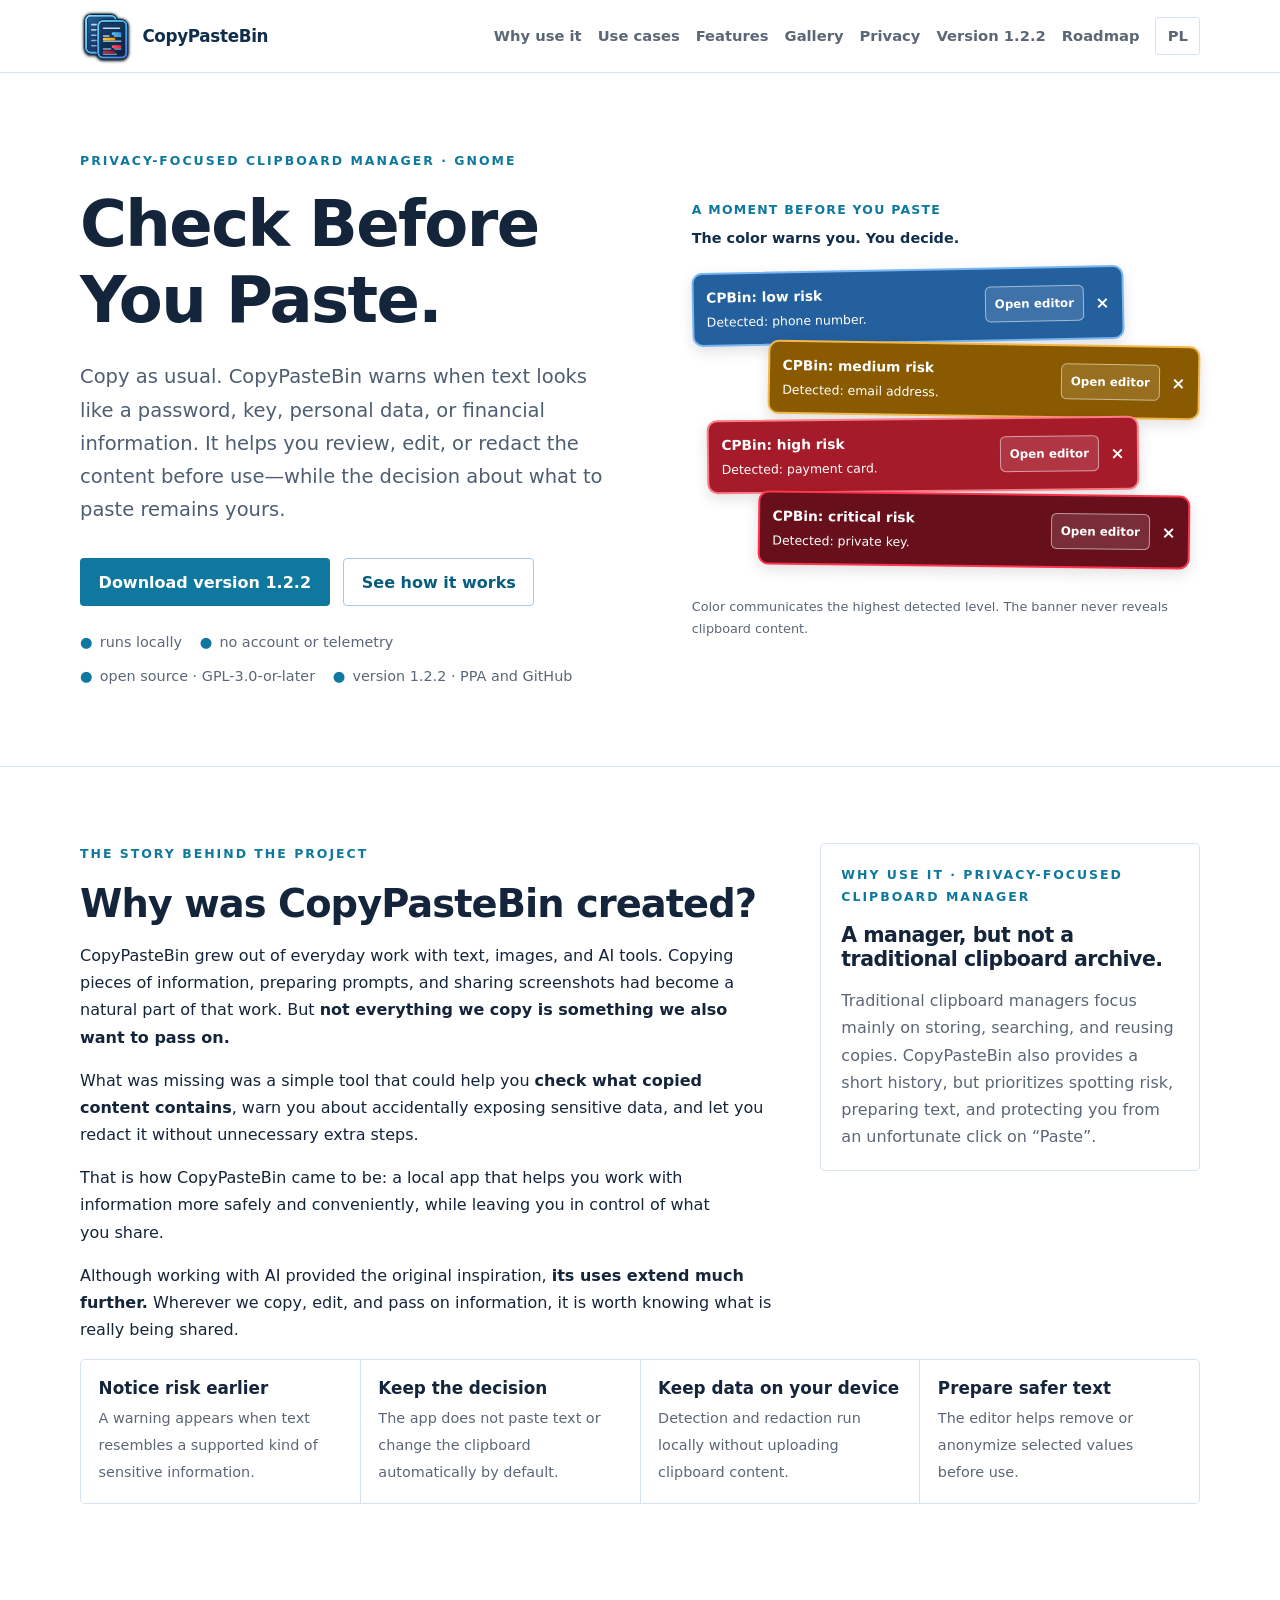
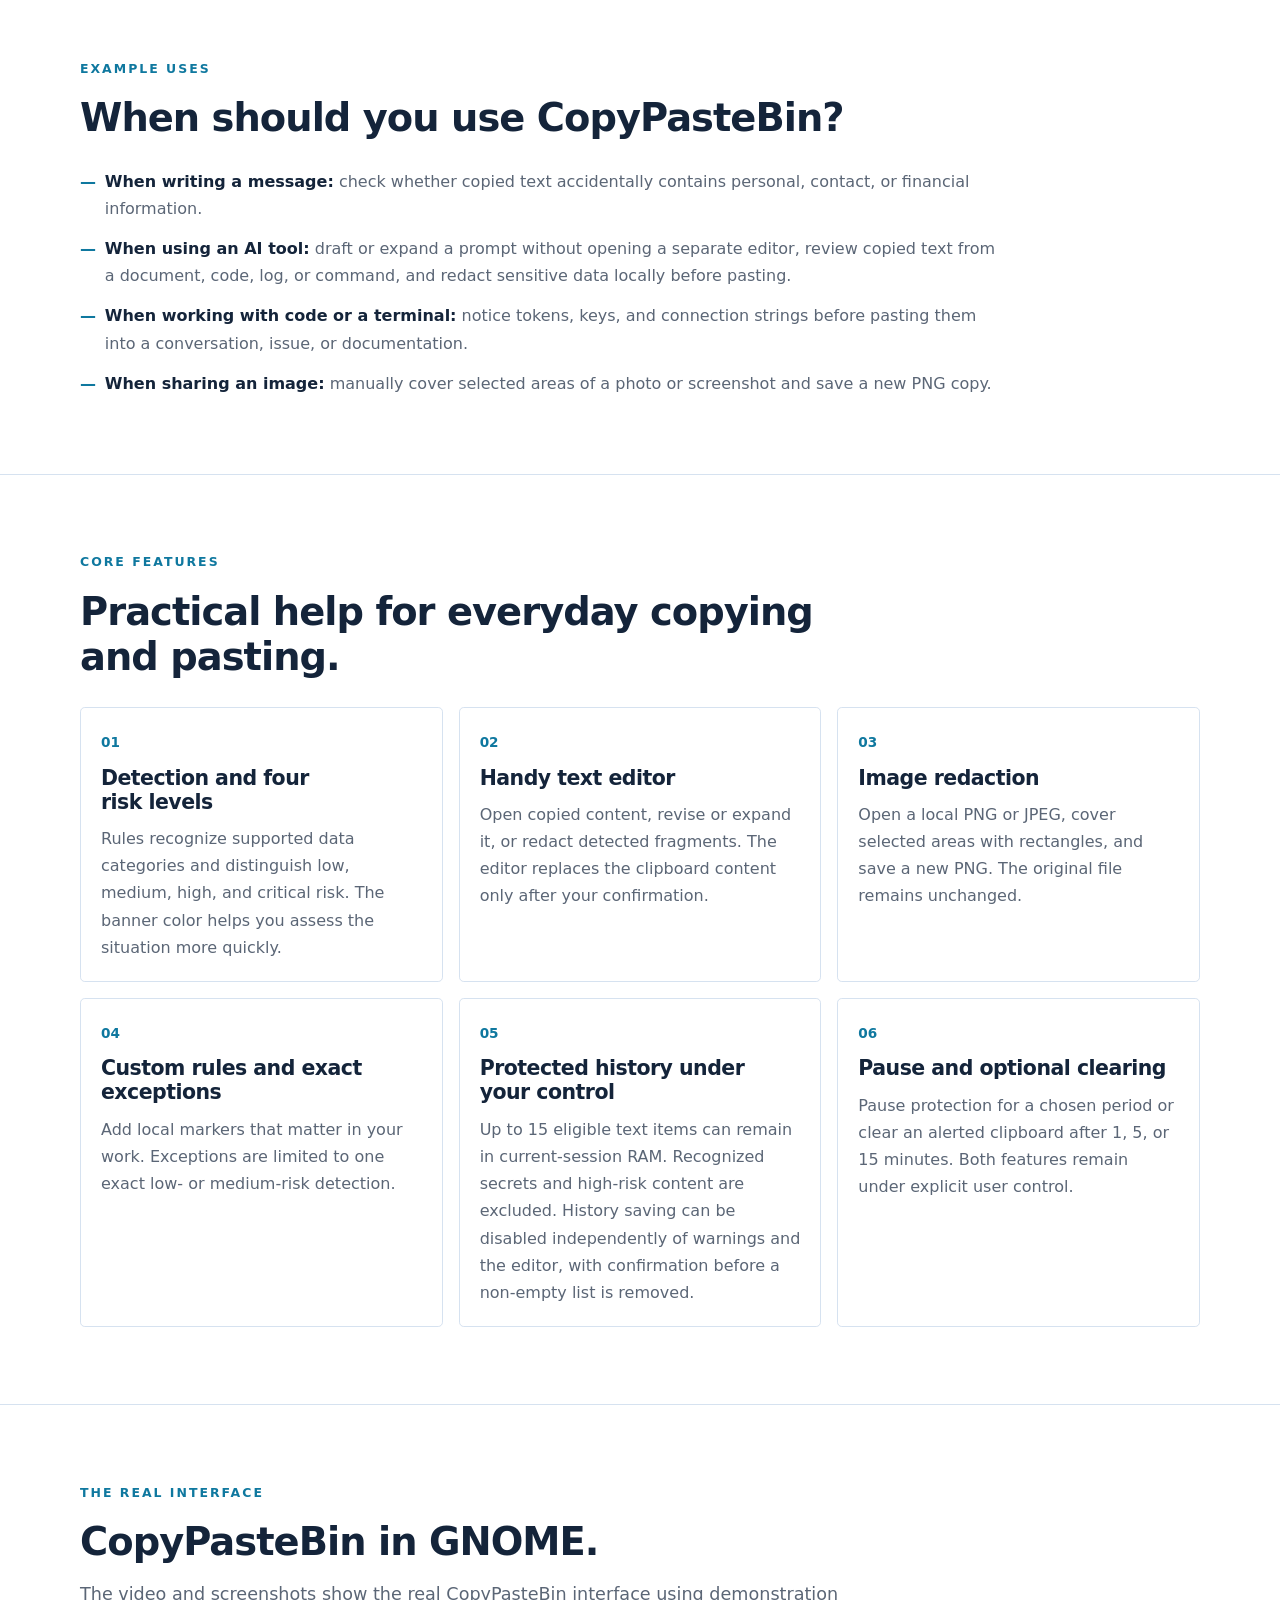
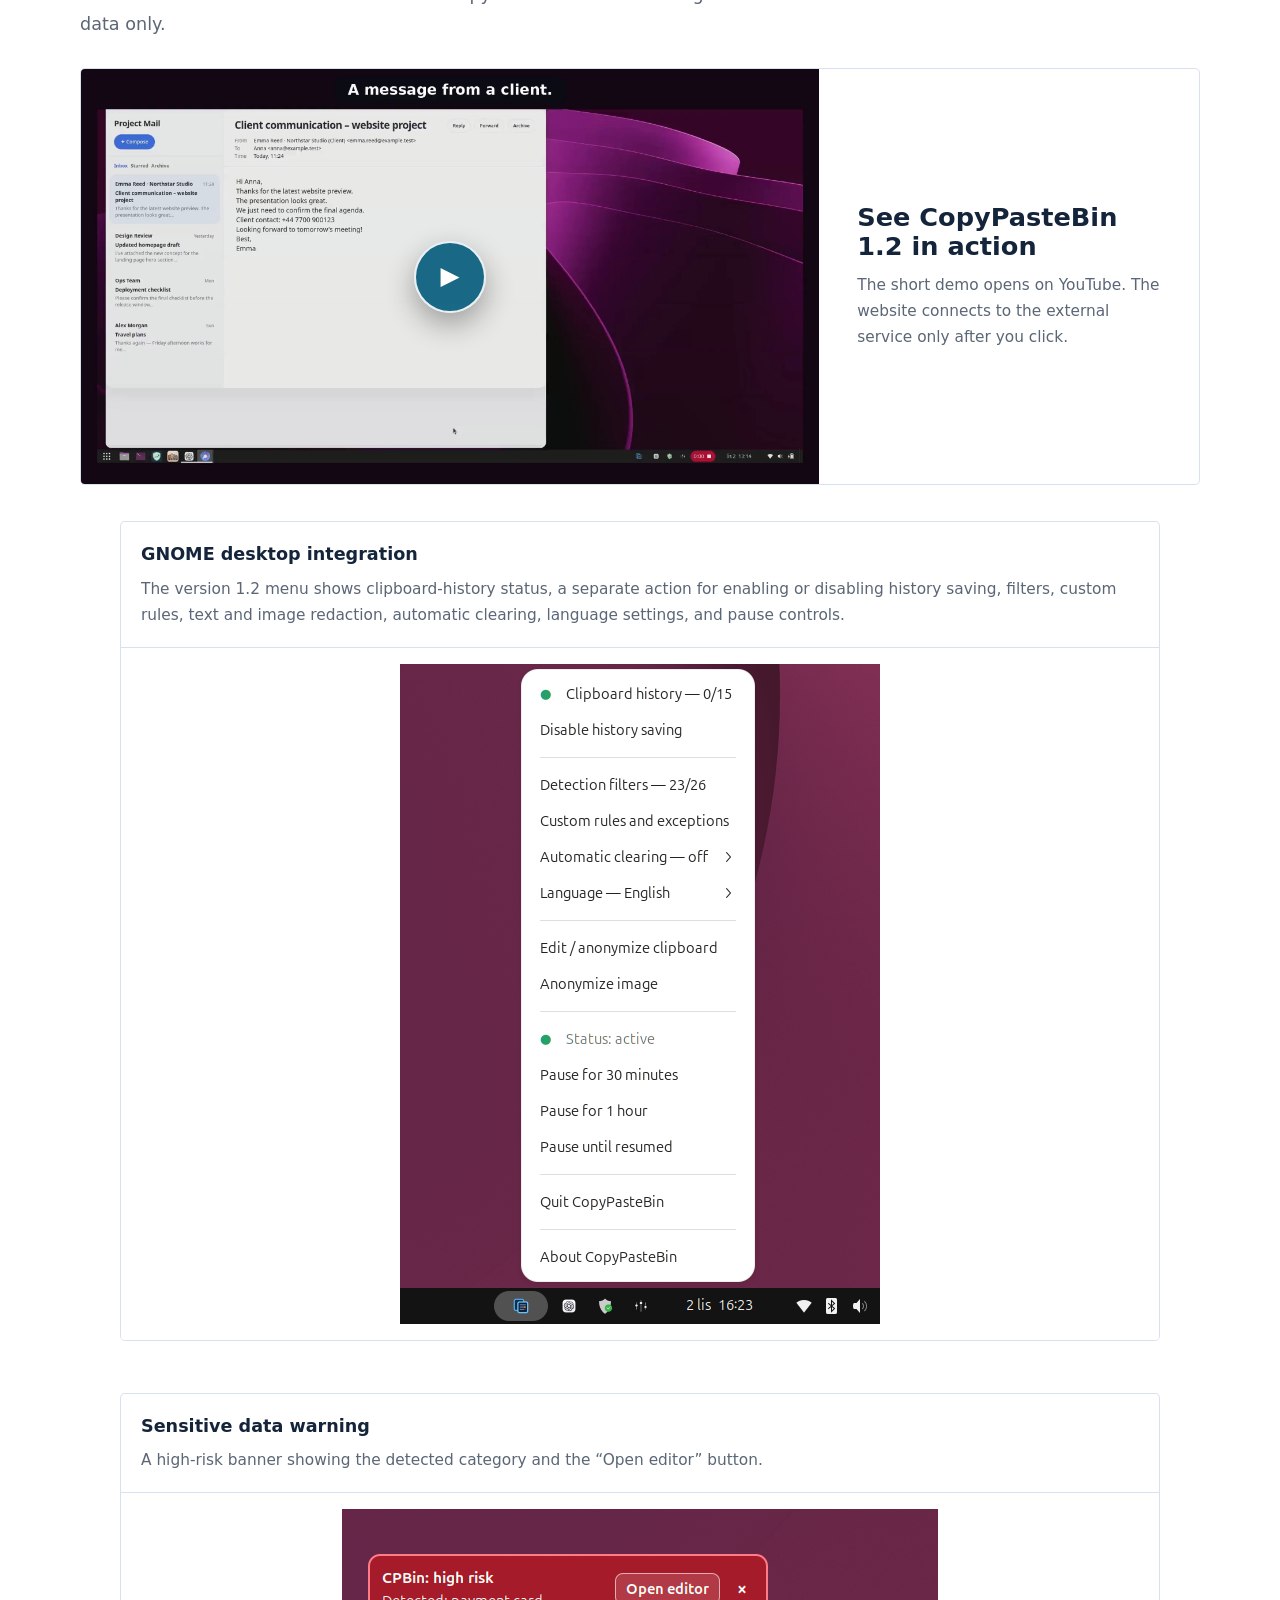
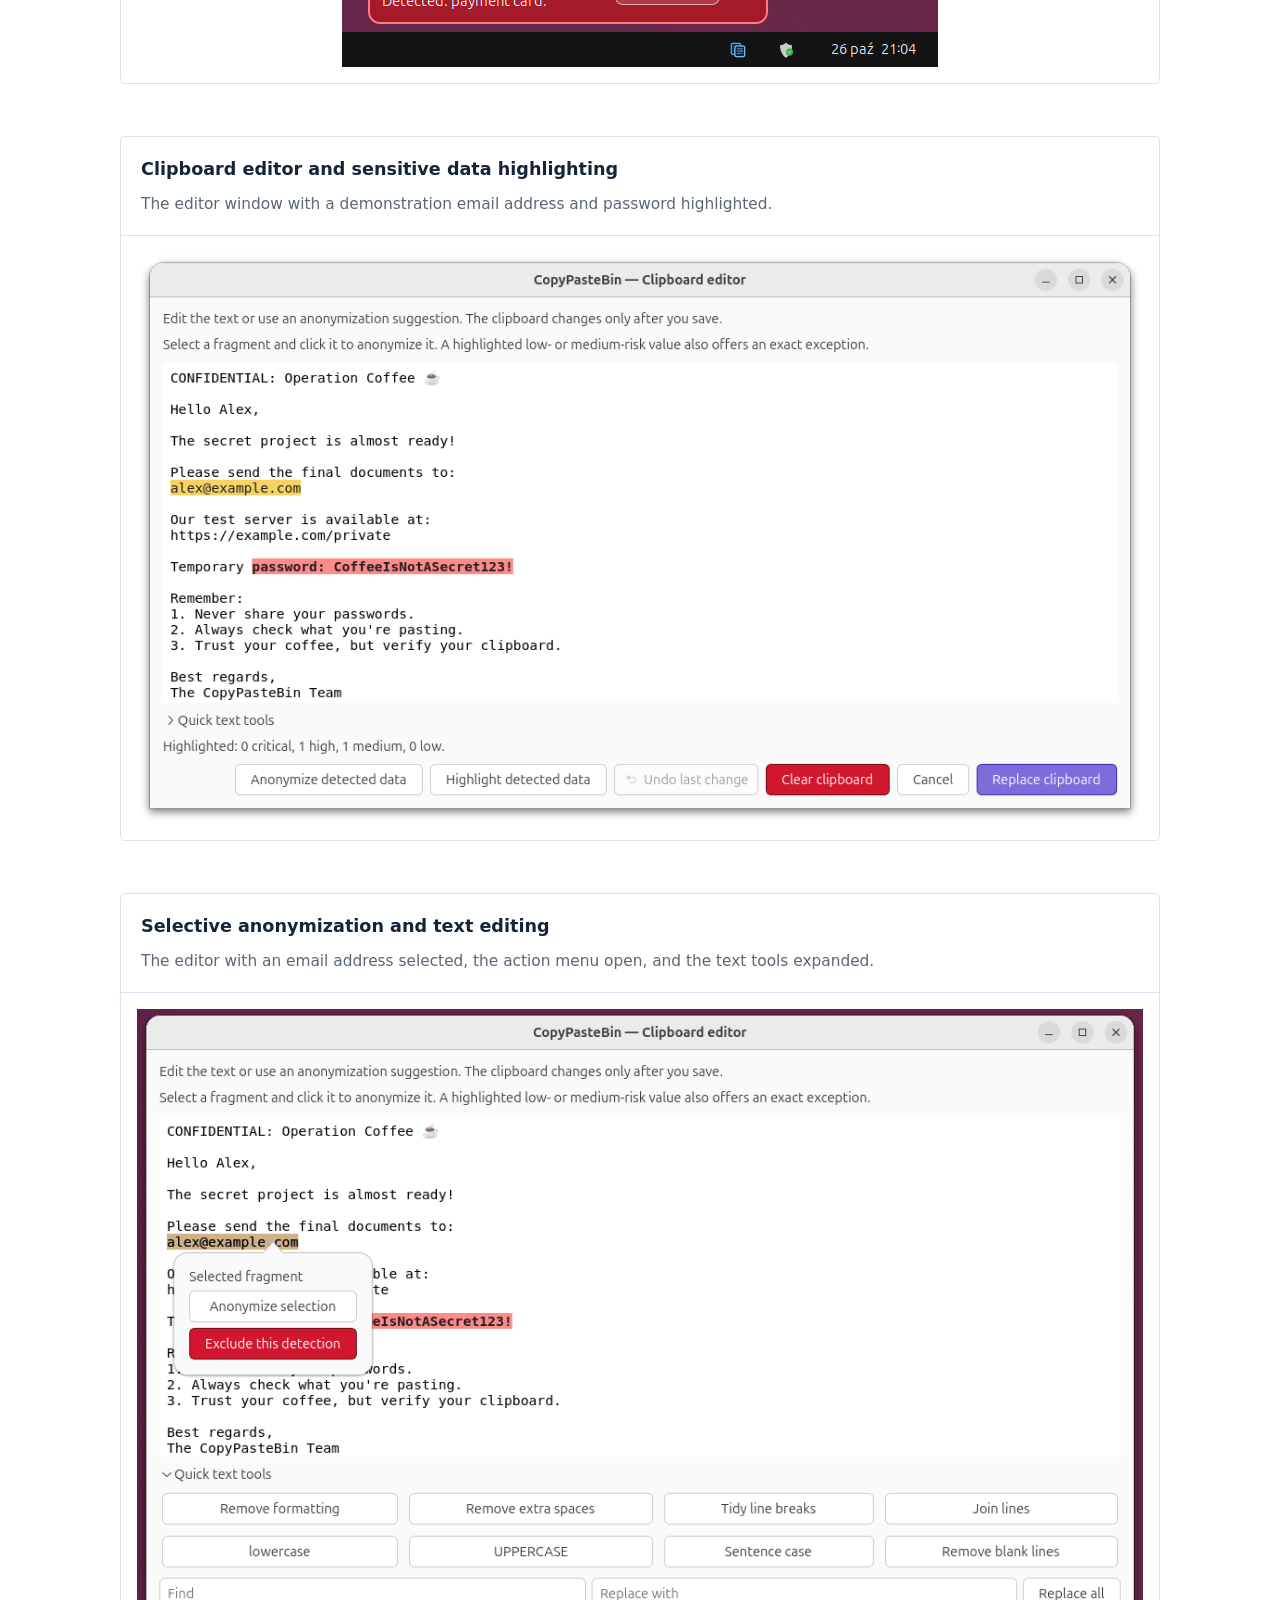
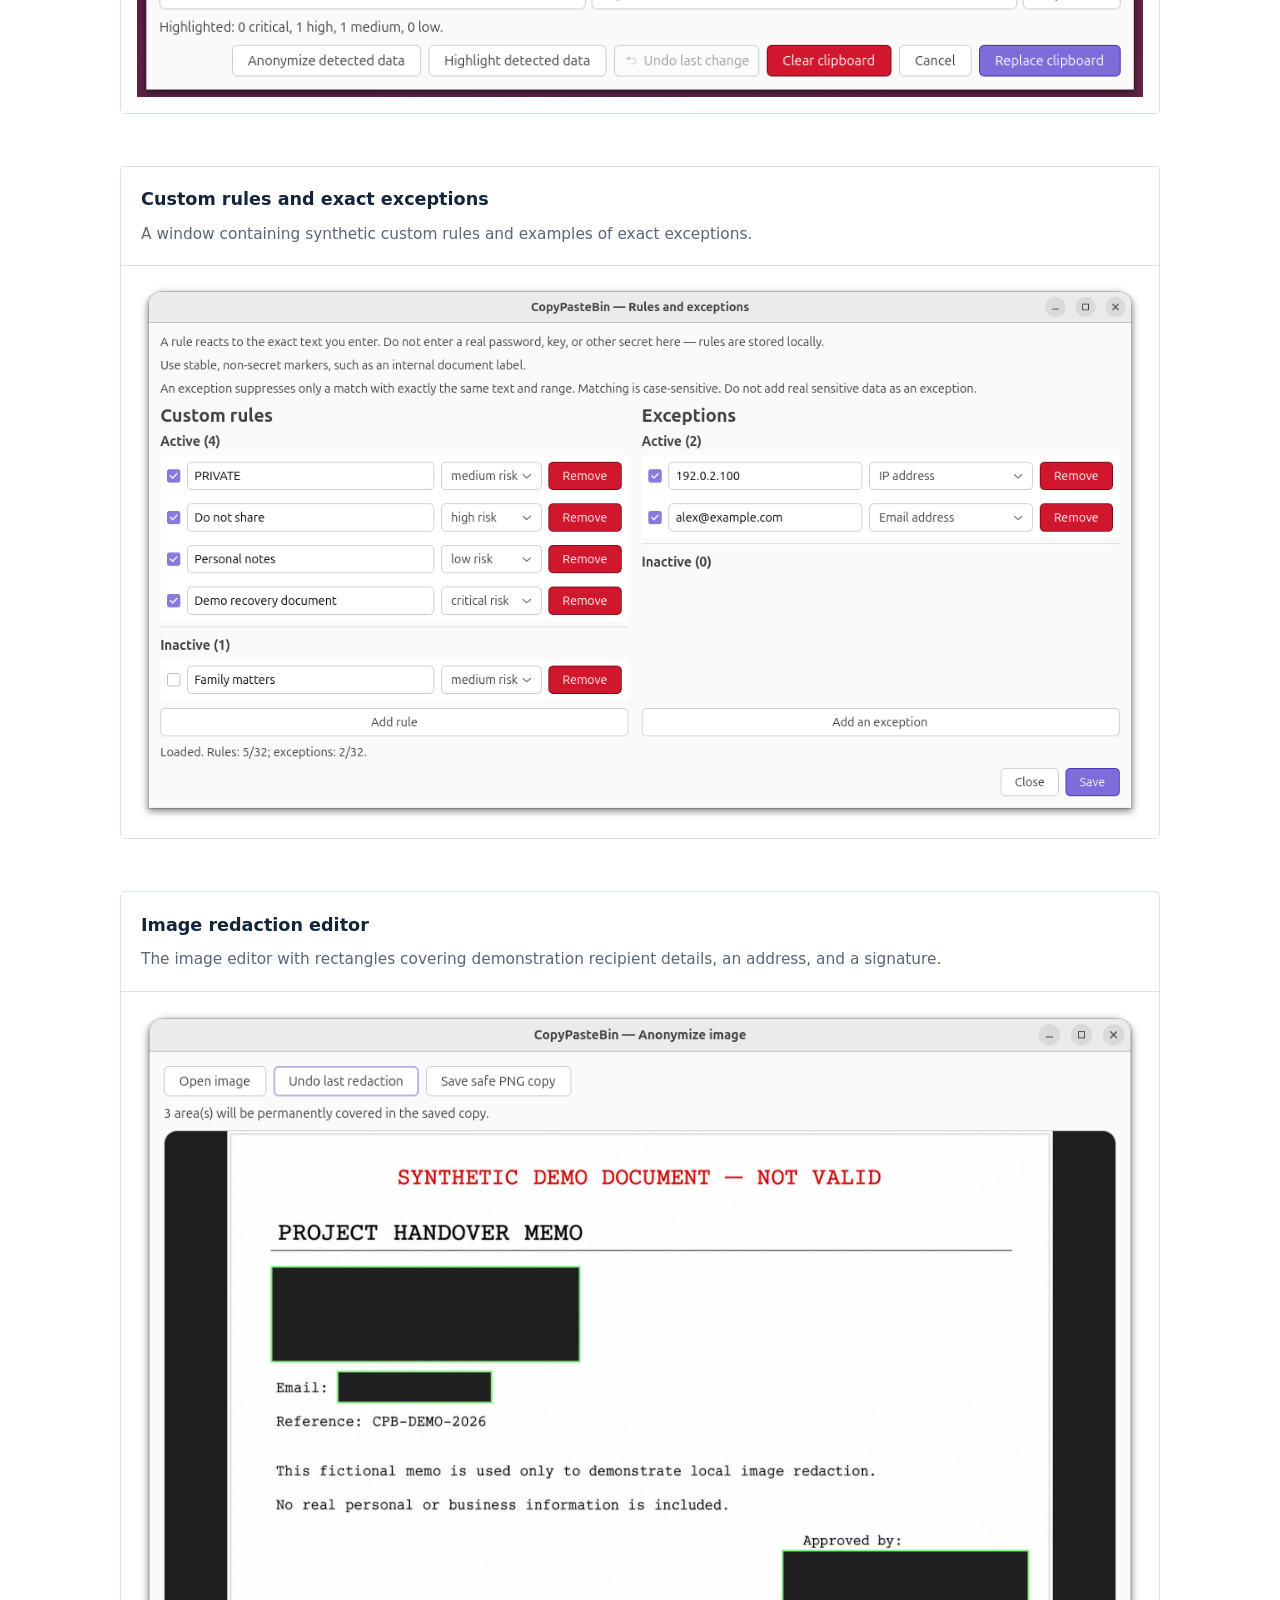
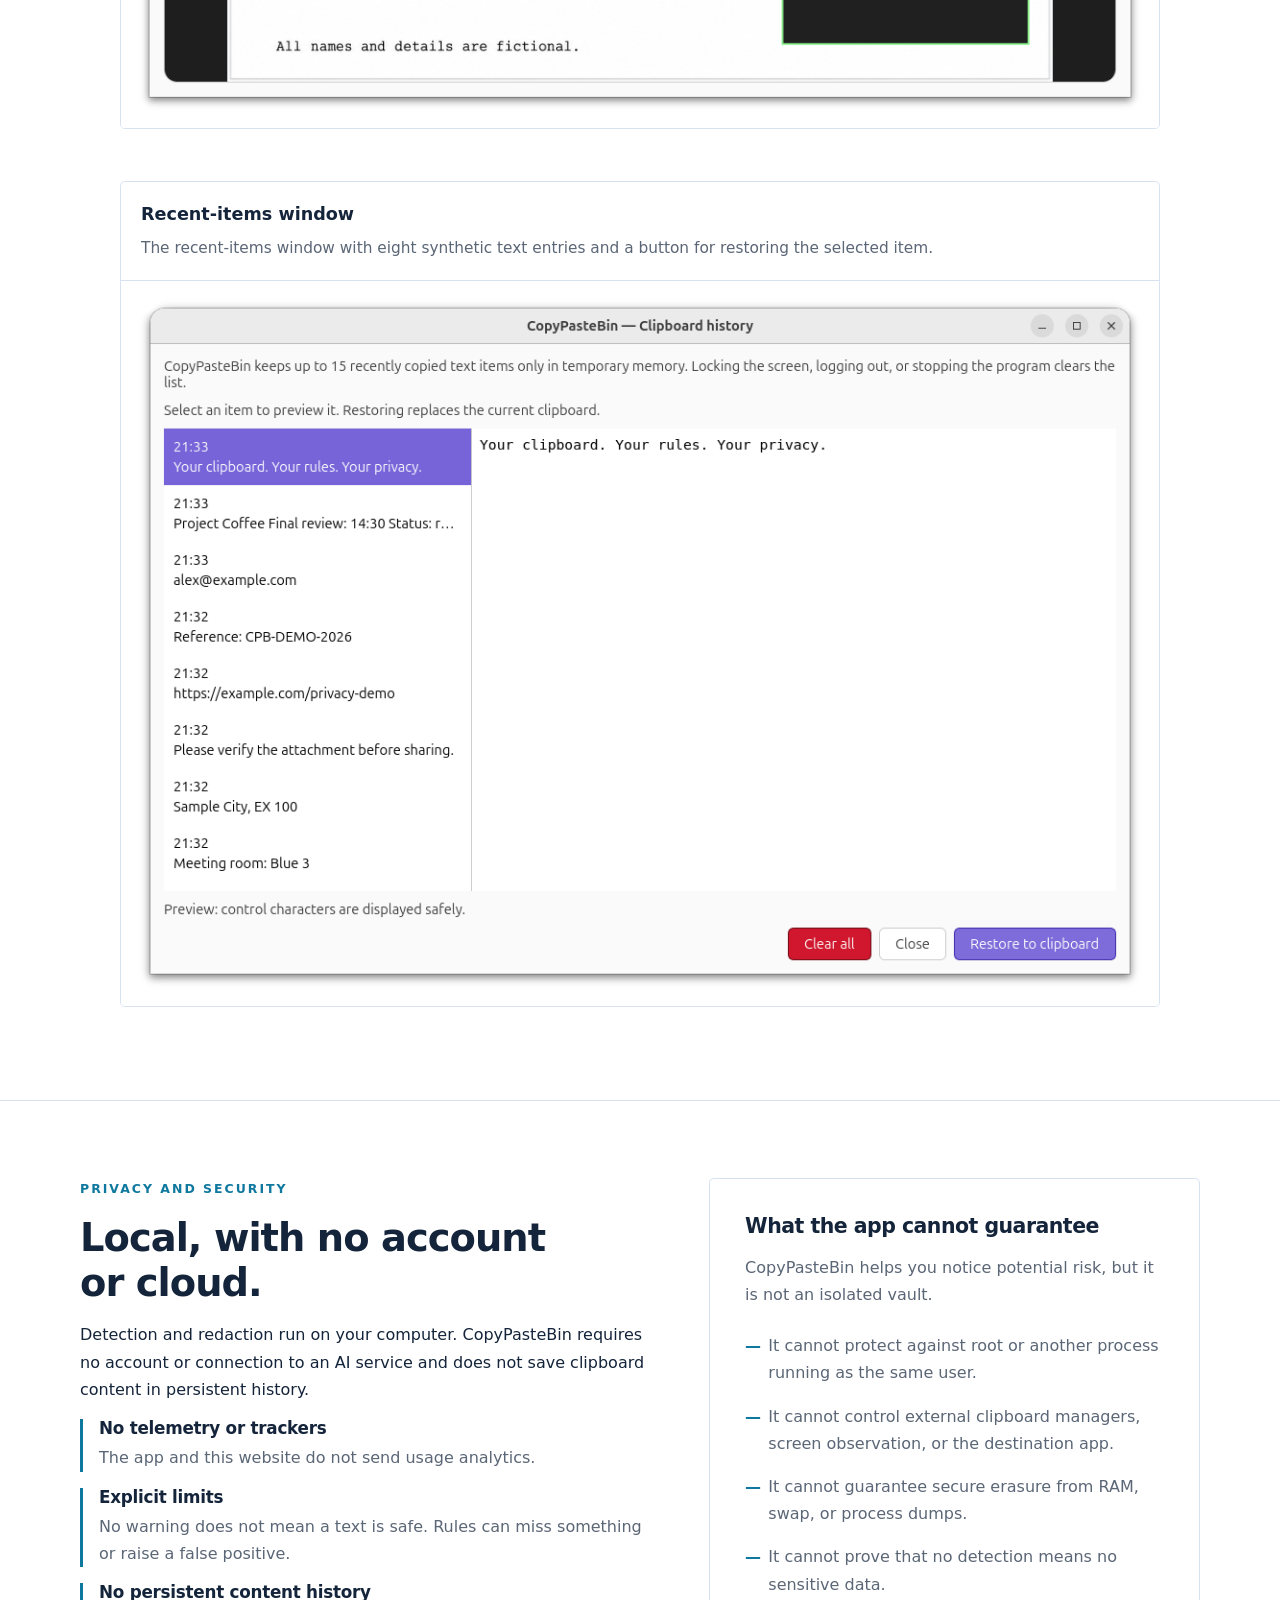
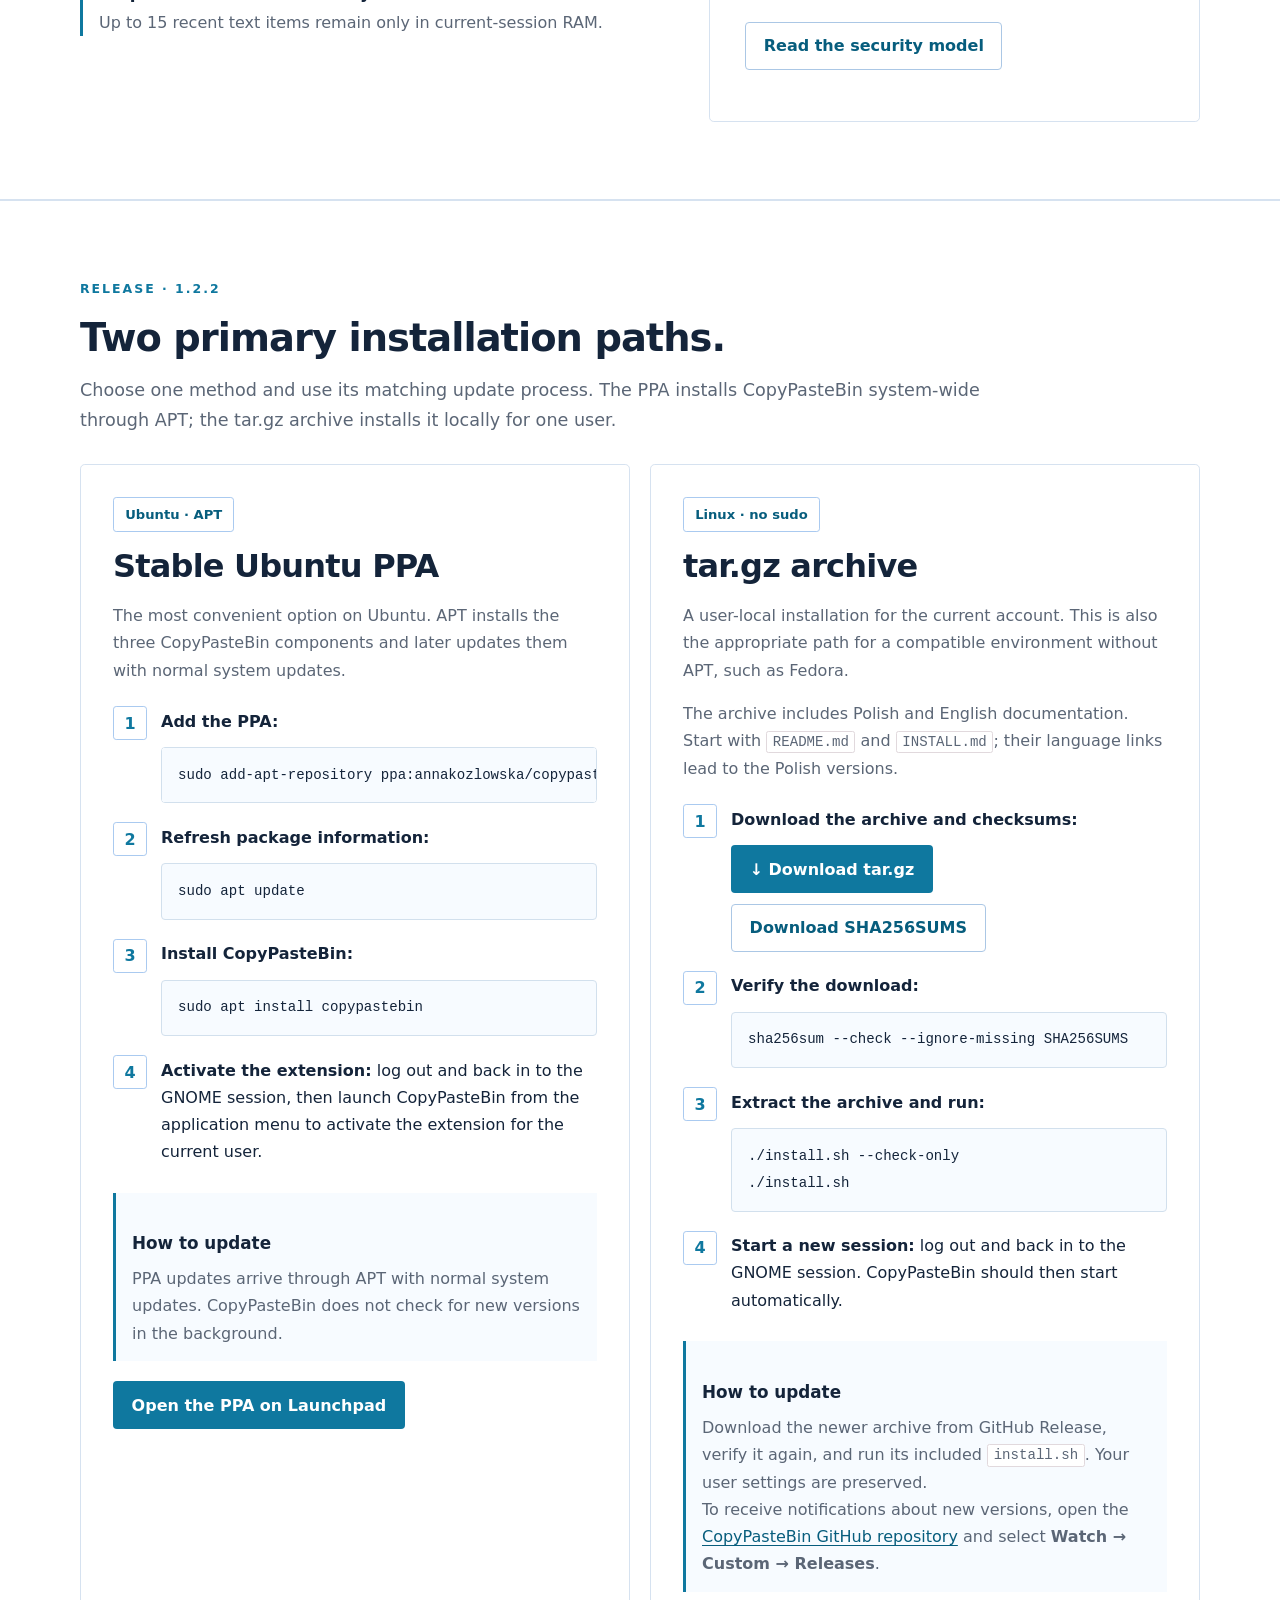
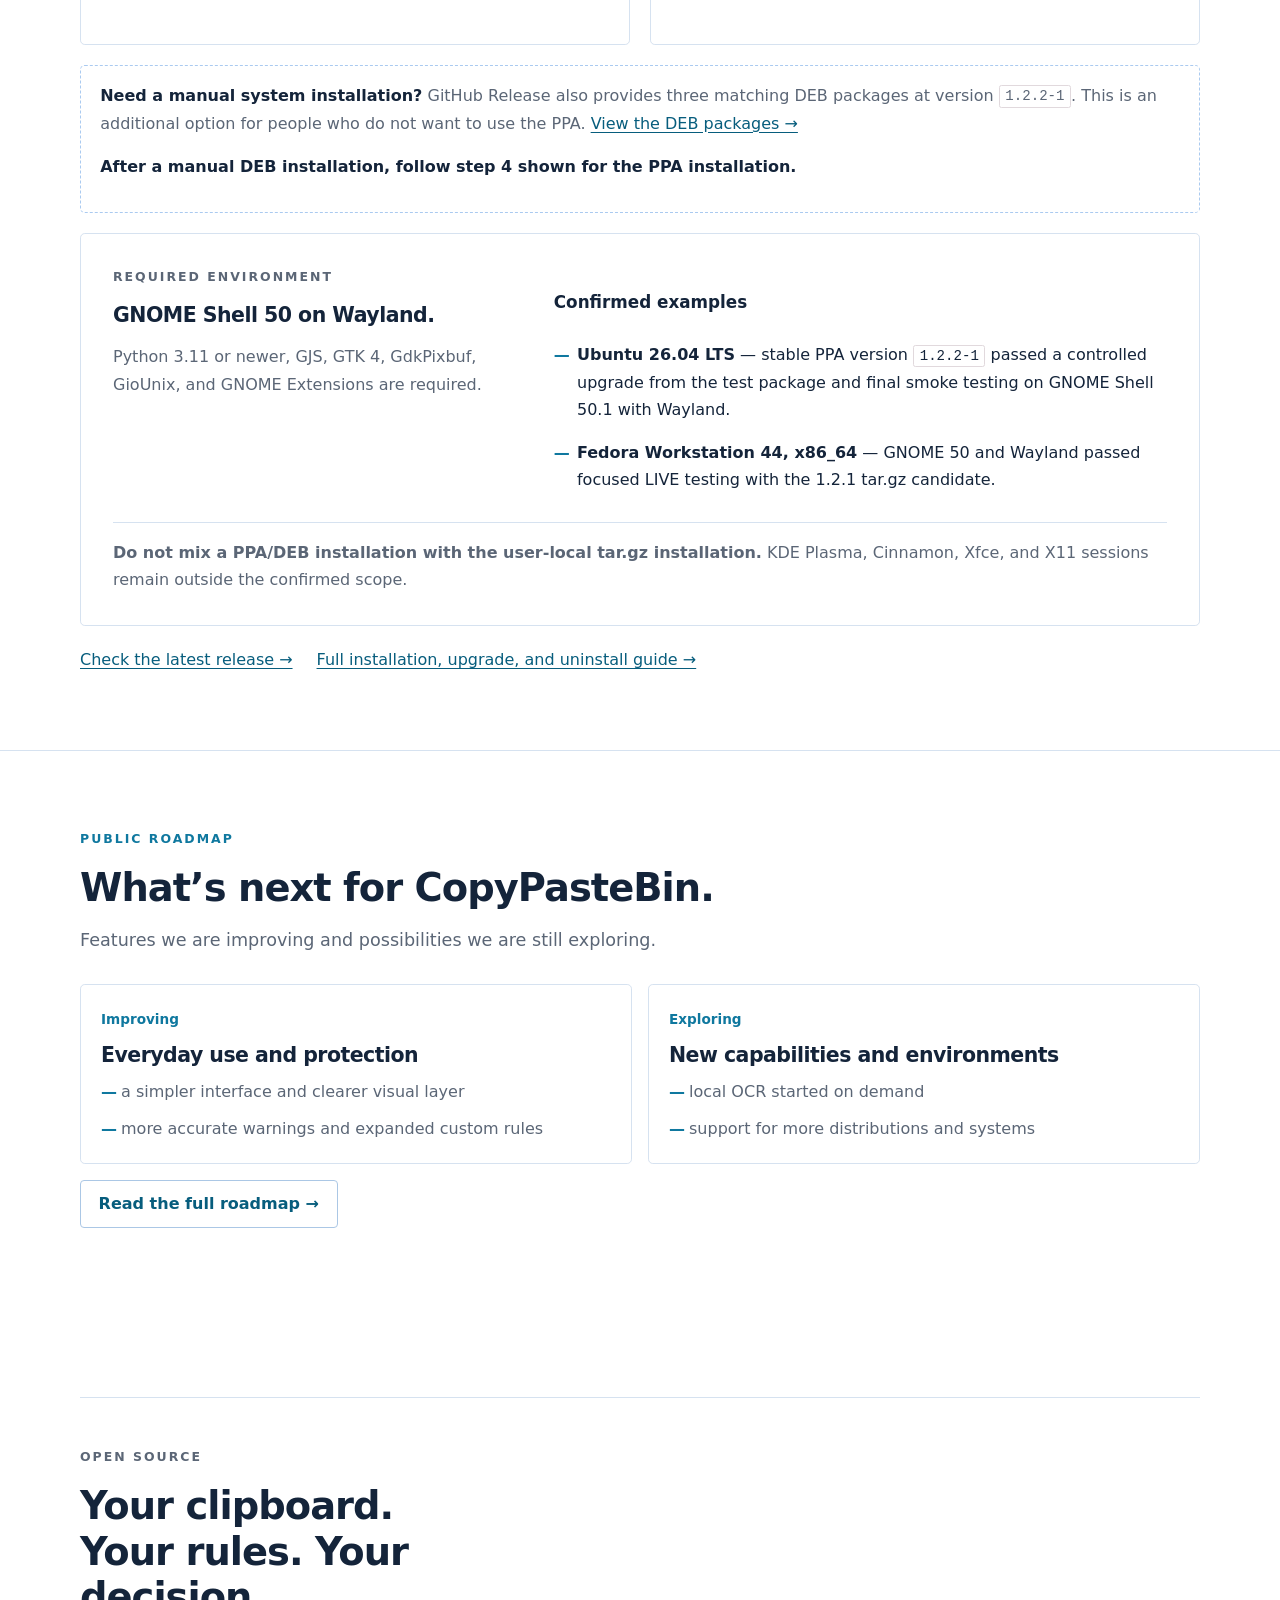
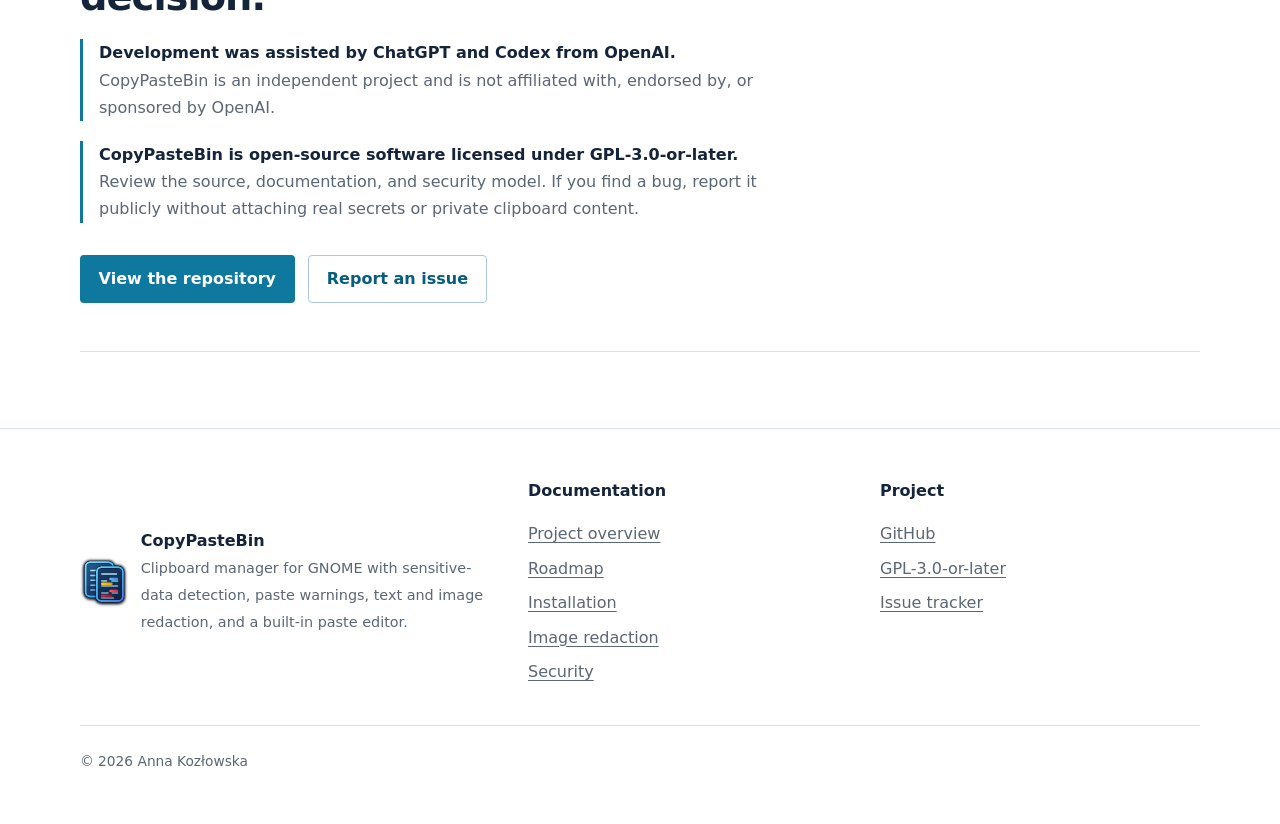
<file: en/index.html>
<!doctype html>
<html lang="en">
  <head>
    <meta charset="utf-8">
    <meta name="viewport" content="width=device-width, initial-scale=1">
    <title>CopyPasteBin | Clipboard Manager for GNOME</title>
    <meta name="description" content="CopyPasteBin is a clipboard manager for GNOME with sensitive-data detection, paste warnings, text and image redaction, and a built-in paste editor.">
    <meta name="theme-color" content="#ffffff">
    <meta name="robots" content="index,follow,max-image-preview:large">
    <link rel="canonical" href="https://kozlowska-anna.github.io/CopyPasteBin/en/">
    <link rel="alternate" hreflang="pl" href="https://kozlowska-anna.github.io/CopyPasteBin/">
    <link rel="alternate" hreflang="en" href="https://kozlowska-anna.github.io/CopyPasteBin/en/">
    <link rel="alternate" hreflang="x-default" href="https://kozlowska-anna.github.io/CopyPasteBin/">
    <link rel="icon" type="image/svg+xml" href="../assets/images/logo-web.svg">
    <link rel="stylesheet" href="../assets/css/styles.css?v=20261102-3">
    <meta property="og:type" content="website">
    <meta property="og:site_name" content="CopyPasteBin">
    <meta property="og:locale" content="en_US">
    <meta property="og:locale:alternate" content="pl_PL">
    <meta property="og:title" content="CopyPasteBin | Clipboard Manager for GNOME">
    <meta property="og:description" content="CopyPasteBin is a clipboard manager for GNOME with sensitive-data detection, paste warnings, text and image redaction, and a built-in paste editor.">
    <meta property="og:url" content="https://kozlowska-anna.github.io/CopyPasteBin/en/">
    <meta property="og:image" content="https://kozlowska-anna.github.io/CopyPasteBin/assets/images/share-card-1.2.png">
    <meta property="og:image:width" content="1200">
    <meta property="og:image:height" content="630">
    <meta property="og:image:alt" content="CopyPasteBin logo — clipboard manager for GNOME">
    <meta name="twitter:card" content="summary_large_image">
    <meta name="twitter:image" content="https://kozlowska-anna.github.io/CopyPasteBin/assets/images/share-card-1.2.png">
    <script type="application/ld+json">
      {
        "@context": "https://schema.org",
        "@type": "SoftwareApplication",
        "@id": "https://kozlowska-anna.github.io/CopyPasteBin/#software",
        "name": "CopyPasteBin",
        "url": "https://kozlowska-anna.github.io/CopyPasteBin/",
        "mainEntityOfPage": "https://kozlowska-anna.github.io/CopyPasteBin/en/",
        "sameAs": "https://github.com/kozlowska-anna/CopyPasteBin",
        "description": "CopyPasteBin is a clipboard manager for GNOME with sensitive-data detection, paste warnings, text and image redaction, and a built-in paste editor.",
        "applicationCategory": "SecurityApplication",
        "applicationSubCategory": "Clipboard manager",
        "operatingSystem": "Linux with GNOME Shell 50 on Wayland",
        "softwareRequirements": "Python 3.11 or later, GJS, GTK 4, GioUnix, and GNOME Extensions",
        "softwareVersion": "1.2.2",
        "datePublished": "2026-11-22",
        "dateModified": "2026-11-22",
        "isAccessibleForFree": true,
        "license": "https://github.com/kozlowska-anna/CopyPasteBin/blob/main/LICENSE",
        "author": {
          "@type": "Person",
          "name": "Anna Kozłowska",
          "url": "https://github.com/kozlowska-anna"
        },
        "image": "https://kozlowska-anna.github.io/CopyPasteBin/assets/images/share-card-1.2.png",
        "screenshot": "https://kozlowska-anna.github.io/CopyPasteBin/assets/images/01-copypastebin-1-2-clipboard-history-menu-gnome-EN.png",
        "downloadUrl": [
          "https://github.com/kozlowska-anna/CopyPasteBin/releases/download/v1.2.2/copypastebin-backend_1.2.2-1_all.deb",
          "https://github.com/kozlowska-anna/CopyPasteBin/releases/download/v1.2.2/gnome-shell-extension-copypastebin_1.2.2-1_all.deb",
          "https://github.com/kozlowska-anna/CopyPasteBin/releases/download/v1.2.2/copypastebin_1.2.2-1_all.deb",
          "https://github.com/kozlowska-anna/CopyPasteBin/releases/download/v1.2.2/CopyPasteBin-linux-1.2.2.tar.gz"
        ],
        "installUrl": "https://github.com/kozlowska-anna/CopyPasteBin/blob/main/docs/offline-installation.en.md",
        "releaseNotes": "https://github.com/kozlowska-anna/CopyPasteBin/releases/tag/v1.2.2",
        "featureList": [
          "Local sensitive-data detection in the clipboard",
          "Warnings before pasting",
          "Text and image redaction",
          "Clipboard editor",
          "Session history that excludes recognized secrets and high-risk text"
        ],
        "offers": {
          "@type": "Offer",
          "price": 0,
          "url": "https://github.com/kozlowska-anna/CopyPasteBin/releases/tag/v1.2.2"
        }
      }
    </script>
    <script defer src="../assets/js/site.js?v=20261019-6"></script>
  </head>
  <body>
    <a class="skip-link" href="#main">Skip to content</a>
    <header class="site-header">
      <div class="container nav-shell">
        <a class="brand" href="#top" aria-label="CopyPasteBin home"><img src="../assets/images/logo-web.svg" width="52" height="52" alt=""><span>CopyPasteBin</span></a>
        <button class="menu-button" type="button" aria-expanded="false" aria-controls="site-navigation" data-menu-button>Menu</button>
        <nav class="site-nav" id="site-navigation" aria-label="Main navigation" data-navigation data-open="false">
          <a href="#how-it-works">Why use it</a><a href="#use-cases">Use cases</a><a href="#features">Features</a><a href="#gallery">Gallery</a><a href="#privacy">Privacy</a><a href="#download">Version 1.2.2</a><a href="#roadmap">Roadmap</a><a class="language-link" href="../" lang="pl" hreflang="pl" aria-label="Wersja polska">PL</a>
        </nav>
      </div>
    </header>

    <main id="main">
      <section class="hero" id="top">
        <div class="container hero-grid">
          <div>
            <p class="eyebrow">Privacy-focused clipboard manager · GNOME</p>
            <h1>Check Before You Paste.</h1>
            <p class="hero-lede">Copy as usual. CopyPasteBin warns when text looks like a password, key, personal data, or financial information. It helps you review, edit, or redact the content before use—while the decision about what to paste remains yours.</p>
            <div class="hero-actions"><a class="button button-primary" href="#download">Download version 1.2.2</a><a class="button button-secondary" href="#how-it-works">See how it works</a></div>
            <ul class="hero-proof" aria-label="Key facts"><li>runs locally</li><li>no account or telemetry</li><li>open source · GPL-3.0-or-later</li><li>version 1.2.2 · PPA and GitHub</li></ul>
          </div>
          <div class="banner-showcase" role="group" aria-labelledby="risk-demo-title">
            <div class="banner-showcase-heading"><p class="banner-kicker">A moment before you paste</p><p id="risk-demo-title"><strong>The color warns you. You decide.</strong></p></div>
            <div class="risk-stack" role="list" aria-label="Four CopyPasteBin risk levels">
              <div class="risk-banner risk-low" role="listitem"><span class="risk-copy"><strong>CPBin: low risk</strong><span>Detected: phone number.</span></span><span class="risk-action">Open editor</span><span class="risk-close" aria-hidden="true">×</span></div>
              <div class="risk-banner risk-medium" role="listitem"><span class="risk-copy"><strong>CPBin: medium risk</strong><span>Detected: email address.</span></span><span class="risk-action">Open editor</span><span class="risk-close" aria-hidden="true">×</span></div>
              <div class="risk-banner risk-high" role="listitem"><span class="risk-copy"><strong>CPBin: high risk</strong><span>Detected: payment card.</span></span><span class="risk-action">Open editor</span><span class="risk-close" aria-hidden="true">×</span></div>
              <div class="risk-banner risk-critical" role="listitem"><span class="risk-copy"><strong>CPBin: critical risk</strong><span>Detected: private key.</span></span><span class="risk-action">Open editor</span><span class="risk-close" aria-hidden="true">×</span></div>
            </div>
            <p class="banner-note">Color communicates the highest detected level. The banner never reveals clipboard content.</p>
          </div>
        </div>
      </section>

      <section class="section" id="how-it-works">
        <div class="container">
          <div class="why-grid">
            <div class="origin-story">
              <p class="eyebrow">The story behind the project</p>
              <h2>Why was CopyPasteBin created?</h2>
              <div class="origin-story-copy">
                <p>CopyPasteBin grew out of everyday work with text, images, and AI tools. Copying pieces of information, preparing prompts, and sharing screenshots had become a natural part of that work. But <strong>not everything we copy is something we also want to pass on.</strong></p>
                <p>What was missing was a simple tool that could help you <strong>check what copied content contains</strong>, warn you about accidentally exposing sensitive data, and let you redact it without unnecessary extra steps.</p>
                <p>That is how CopyPasteBin came to be: a local app that helps you work with information more safely and conveniently, while leaving you in control of what you share.</p>
                <p>Although working with AI provided the original inspiration, <strong>its uses extend much further.</strong> Wherever we copy, edit, and pass on information, it is worth knowing what is really being shared.</p>
              </div>
            </div>
            <aside class="product-positioning" aria-label="The role of CopyPasteBin">
              <div class="product-positioning-copy">
                <p class="eyebrow">Why use it · Privacy-focused Clipboard Manager</p>
                <h3>A manager, but not a traditional clipboard archive.</h3>
                <p>Traditional clipboard managers focus mainly on storing, searching, and reusing copies. CopyPasteBin also provides a short history, but prioritizes spotting risk, preparing text, and protecting you from an unfortunate click on “Paste”.</p>
              </div>
            </aside>
          </div>
          <div class="trust-strip" role="group" aria-label="Key benefits"><div class="trust-item"><strong>Notice risk earlier</strong><span>A warning appears when text resembles a supported kind of sensitive information.</span></div><div class="trust-item"><strong>Keep the decision</strong><span>The app does not paste text or change the clipboard automatically by default.</span></div><div class="trust-item"><strong>Keep data on your device</strong><span>Detection and redaction run locally without uploading clipboard content.</span></div><div class="trust-item"><strong>Prepare safer text</strong><span>The editor helps remove or anonymize selected values before use.</span></div></div>
        </div>
      </section>

      <section class="section" id="use-cases">
        <div class="container">
          <div class="section-heading"><p class="eyebrow">Example uses</p><h2>When should you use CopyPasteBin?</h2></div>
          <ul class="use-case-list" aria-label="Four situations where CopyPasteBin is worth using">
            <li><strong>When writing a message:</strong> check whether copied text accidentally contains personal, contact, or financial information.</li>
            <li><strong>When using an AI tool:</strong> draft or expand a prompt without opening a separate editor, review copied text from a document, code, log, or command, and redact sensitive data locally before pasting.</li>
            <li><strong>When working with code or a terminal:</strong> notice tokens, keys, and connection strings before pasting them into a conversation, issue, or documentation.</li>
            <li><strong>When sharing an image:</strong> manually cover selected areas of a photo or screenshot and save a new PNG copy.</li>
          </ul>
        </div>
      </section>

      <section class="section section-soft" id="features">
        <div class="container">
          <div class="section-heading"><p class="eyebrow">Core features</p><h2>Practical help for everyday copying and pasting.</h2></div>
          <div class="feature-grid">
            <article class="feature-card"><span class="feature-number">01</span><h3>Detection and four risk levels</h3><p>Rules recognize supported data categories and distinguish low, medium, high, and critical risk. The banner color helps you assess the situation more quickly.</p></article>
            <article class="feature-card"><span class="feature-number">02</span><h3>Handy text editor</h3><p>Open copied content, revise or expand it, or redact detected fragments. The editor replaces the clipboard content only after your confirmation.</p></article>
            <article class="feature-card"><span class="feature-number">03</span><h3>Image redaction</h3><p>Open a local PNG or JPEG, cover selected areas with rectangles, and save a new PNG. The original file remains unchanged.</p></article>
            <article class="feature-card"><span class="feature-number">04</span><h3>Custom rules and exact exceptions</h3><p>Add local markers that matter in your work. Exceptions are limited to one exact low- or medium-risk detection.</p></article>
            <article class="feature-card"><span class="feature-number">05</span><h3>Protected history under your control</h3><p>Up to 15 eligible text items can remain in current-session RAM. Recognized secrets and high-risk content are excluded. History saving can be disabled independently of warnings and the editor, with confirmation before a non-empty list is removed.</p></article>
            <article class="feature-card"><span class="feature-number">06</span><h3>Pause and optional clearing</h3><p>Pause protection for a chosen period or clear an alerted clipboard after 1, 5, or 15 minutes. Both features remain under explicit user control.</p></article>
          </div>
        </div>
      </section>

      <section class="section" id="gallery">
        <div class="container">
          <div class="section-heading"><p class="eyebrow">The real interface</p><h2>CopyPasteBin in GNOME.</h2><p>The video and screenshots show the real CopyPasteBin interface using demonstration data only.</p></div>
          <a class="demo-video-card" href="https://youtu.be/7JM_paADsN4" target="_blank" rel="noopener noreferrer" aria-label="Watch the CopyPasteBin 1.2 demo on YouTube">
            <span class="demo-video-visual">
              <img src="../assets/images/copypastebin-1-2-demo-poster.png" width="1280" height="720" loading="lazy" alt="Frame from the CopyPasteBin 1.2 demo showing a synthetic email before redaction.">
              <span class="demo-video-play" aria-hidden="true">▶</span>
            </span>
            <span class="demo-video-copy"><strong>See CopyPasteBin 1.2 in action</strong><span>The short demo opens on YouTube. The website connects to the external service only after you click.</span></span>
          </a>
          <div class="gallery-grid">
            <figure class="gallery-card"><figcaption class="gallery-caption"><strong>GNOME desktop integration</strong><span>The version 1.2 menu shows clipboard-history status, a separate action for enabling or disabling history saving, filters, custom rules, text and image redaction, automatic clearing, language settings, and pause controls.</span></figcaption><button class="gallery-button" type="button" data-gallery-image data-caption="CopyPasteBin 1.2 — Clipboard Manager Menu for GNOME"><img src="../assets/images/01-copypastebin-1-2-clipboard-history-menu-gnome-EN.png" width="480" height="660" loading="lazy" alt="English CopyPasteBin 1.2 menu in GNOME with clipboard-history status, history-saving control, filters, custom rules, text and image redaction, automatic clearing, and pause controls."></button></figure>
            <figure class="gallery-card"><figcaption class="gallery-caption"><strong>Sensitive data warning</strong><span>A high-risk banner showing the detected category and the “Open editor” button.</span></figcaption><button class="gallery-button" type="button" data-gallery-image data-caption="CopyPasteBin 1.1 — Sensitive Data Warning Before Pasting"><img src="../assets/images/02-copypastebin-1-1-sensitive-data-paste-warning-EN.png" width="596" height="158" loading="lazy" alt="CopyPasteBin 1.1 high-risk warning in GNOME after detecting a demonstration payment card in the clipboard."></button></figure>
            <figure class="gallery-card"><figcaption class="gallery-caption"><strong>Clipboard editor and sensitive data highlighting</strong><span>The editor window with a demonstration email address and password highlighted.</span></figcaption><button class="gallery-button" type="button" data-gallery-image data-caption="CopyPasteBin 1.1 — Clipboard Editor and Sensitive Data Highlighting"><img src="../assets/images/03-copypastebin-1-1-clipboard-editor-risk-highlighting-EN.png" width="1088" height="618" loading="lazy" alt="CopyPasteBin 1.1 clipboard editor highlighting a demonstration email address and password before redaction."></button></figure>
            <figure class="gallery-card"><figcaption class="gallery-caption"><strong>Selective anonymization and text editing</strong><span>The editor with an email address selected, the action menu open, and the text tools expanded.</span></figcaption><button class="gallery-button" type="button" data-gallery-image data-caption="CopyPasteBin 1.1 — Selective Anonymization and Clipboard Editing Tools"><img src="../assets/images/04-copypastebin-1-1-selective-anonymization-editing-tools-EN.png" width="1080" height="738" loading="lazy" alt="CopyPasteBin 1.1 clipboard editor with an email address selected, anonymization and exclusion actions open, and quick text tools visible."></button></figure>
            <figure class="gallery-card"><figcaption class="gallery-caption"><strong>Custom rules and exact exceptions</strong><span>A window containing synthetic custom rules and examples of exact exceptions.</span></figcaption><button class="gallery-button" type="button" data-gallery-image data-caption="CopyPasteBin 1.1 — Custom Detection Rules and Exact Exceptions"><img src="../assets/images/05-copypastebin-1-1-custom-rules-exact-exceptions-EN.png" width="1208" height="649" loading="lazy" alt="CopyPasteBin 1.1 window with synthetic custom detection rules and exact exceptions for an example email address and documentation IP address."></button></figure>
            <figure class="gallery-card"><figcaption class="gallery-caption"><strong>Image redaction editor</strong><span>The image editor with rectangles covering demonstration recipient details, an address, and a signature.</span></figcaption><button class="gallery-button" type="button" data-gallery-image data-caption="CopyPasteBin 1.1 — Local Image Redaction Editor"><img src="../assets/images/06-copypastebin-1-1-local-image-redaction-editor-EN.png" width="1128" height="789" loading="lazy" alt="CopyPasteBin 1.1 image redaction editor covering a synthetic postal address, email address, and signature with three manual masks."></button></figure>
            <figure class="gallery-card"><figcaption class="gallery-caption"><strong>Recent-items window</strong><span>The recent-items window with eight synthetic text entries and a button for restoring the selected item.</span></figcaption><button class="gallery-button" type="button" data-gallery-image data-caption="CopyPasteBin 1.1 — Session-Only Clipboard History"><img src="../assets/images/07-copypastebin-1-1-session-only-clipboard-history-EN.png" width="1048" height="722" loading="lazy" alt="CopyPasteBin 1.1 clipboard history window showing eight synthetic recent text items stored only in temporary session memory."></button></figure>
          </div>
        </div>
      </section>

      <section class="section section-dark" id="privacy">
        <div class="container privacy-grid">
          <div><p class="eyebrow">Privacy and security</p><h2>Local, with no account or cloud.</h2><p>Detection and redaction run on your computer. CopyPasteBin requires no account or connection to an AI service and does not save clipboard content in persistent history.</p><div class="privacy-points"><div class="privacy-point"><h3>No telemetry or trackers</h3><p>The app and this website do not send usage analytics.</p></div><div class="privacy-point"><h3>Explicit limits</h3><p>No warning does not mean a text is safe. Rules can miss something or raise a false positive.</p></div><div class="privacy-point"><h3>No persistent content history</h3><p>Up to 15 recent text items remain only in current-session RAM.</p></div></div></div>
          <aside class="limits-card" aria-labelledby="limits-title"><h3 id="limits-title">What the app cannot guarantee</h3><p>CopyPasteBin helps you notice potential risk, but it is not an isolated vault.</p><ul><li>It cannot protect against root or another process running as the same user.</li><li>It cannot control external clipboard managers, screen observation, or the destination app.</li><li>It cannot guarantee secure erasure from RAM, swap, or process dumps.</li><li>It cannot prove that no detection means no sensitive data.</li></ul><p><a class="button button-secondary" href="https://github.com/kozlowska-anna/CopyPasteBin/blob/main/SECURITY.md">Read the security model</a></p></aside>
        </div>
      </section>

      <section class="section section-soft" id="download">
        <div class="container">
          <div class="section-heading install-heading"><p class="eyebrow">Release · 1.2.2</p><h2>Two primary installation paths.</h2><p>Choose one method and use its matching update process. The PPA installs CopyPasteBin system-wide through APT; the tar.gz archive installs it locally for one user.</p></div>
          <div class="install-grid">
            <article class="install-card">
              <span class="version-badge">Ubuntu · APT</span>
              <h3>Stable Ubuntu PPA</h3>
              <p>The most convenient option on Ubuntu. APT installs the three CopyPasteBin components and later updates them with normal system updates.</p>
              <ol class="install-steps">
                <li><strong>Add the PPA:</strong><pre class="verification-command"><code>sudo add-apt-repository ppa:annakozlowska/copypastebin</code></pre></li>
                <li><strong>Refresh package information:</strong><pre class="verification-command"><code>sudo apt update</code></pre></li>
                <li><strong>Install CopyPasteBin:</strong><pre class="verification-command"><code>sudo apt install copypastebin</code></pre></li>
                <li><strong>Activate the extension:</strong> log out and back in to the GNOME session, then launch CopyPasteBin from the application menu to activate the extension for the current user.</li>
              </ol>
              <div class="update-note"><h4>How to update</h4><p>PPA updates arrive through APT with normal system updates. CopyPasteBin does not check for new versions in the background.</p></div>
              <p><a class="button button-primary" href="https://launchpad.net/~annakozlowska/+archive/ubuntu/copypastebin">Open the PPA on Launchpad</a></p>
            </article>
            <article class="install-card">
              <span class="version-badge">Linux · no sudo</span>
              <h3>tar.gz archive</h3>
              <p>A user-local installation for the current account. This is also the appropriate path for a compatible environment without APT, such as Fedora.</p>
              <p>The archive includes Polish and English documentation. Start with <code>README.md</code> and <code>INSTALL.md</code>; their language links lead to the Polish versions.</p>
              <ol class="install-steps">
                <li><strong>Download the archive and checksums:</strong><div class="install-actions"><a class="button button-primary" href="https://github.com/kozlowska-anna/CopyPasteBin/releases/download/v1.2.2/CopyPasteBin-linux-1.2.2.tar.gz">↓ Download tar.gz</a><a class="button button-secondary" href="https://github.com/kozlowska-anna/CopyPasteBin/releases/download/v1.2.2/SHA256SUMS">Download SHA256SUMS</a></div></li>
                <li><strong>Verify the download:</strong><pre class="verification-command"><code>sha256sum --check --ignore-missing SHA256SUMS</code></pre></li>
                <li><strong>Extract the archive and run:</strong><pre class="verification-command"><code>./install.sh --check-only
./install.sh</code></pre></li>
                <li><strong>Start a new session:</strong> log out and back in to the GNOME session. CopyPasteBin should then start automatically.</li>
              </ol>
              <div class="update-note"><h4>How to update</h4><p>Download the newer archive from GitHub Release, verify it again, and run its included <code>install.sh</code>. Your user settings are preserved.</p><p>To receive notifications about new versions, open the <a href="https://github.com/kozlowska-anna/CopyPasteBin">CopyPasteBin GitHub repository</a> and select <strong>Watch → Custom → Releases</strong>.</p></div>
            </article>
          </div>
          <aside class="manual-deb-note"><strong>Need a manual system installation?</strong> GitHub Release also provides three matching DEB packages at version <code>1.2.2-1</code>. This is an additional option for people who do not want to use the PPA. <a href="https://github.com/kozlowska-anna/CopyPasteBin/releases/tag/v1.2.2">View the DEB packages →</a><p><strong>After a manual DEB installation, follow step 4 shown for the PPA installation.</strong></p></aside>
          <div class="compatibility-card">
            <div><p class="eyebrow">Required environment</p><h3>GNOME Shell 50 on Wayland.</h3><p>Python 3.11 or newer, GJS, GTK 4, GdkPixbuf, GioUnix, and GNOME Extensions are required.</p></div>
            <div><h4>Confirmed examples</h4><ul class="requirements-list"><li><strong>Ubuntu 26.04 LTS</strong> — stable PPA version <code>1.2.2-1</code> passed a controlled upgrade from the test package and final smoke testing on GNOME Shell 50.1 with Wayland.</li><li><strong>Fedora Workstation 44, x86_64</strong> — GNOME 50 and Wayland passed focused LIVE testing with the 1.2.1 tar.gz candidate.</li></ul></div>
            <p class="compatibility-limit"><strong>Do not mix a PPA/DEB installation with the user-local tar.gz installation.</strong> KDE Plasma, Cinnamon, Xfce, and X11 sessions remain outside the confirmed scope.</p>
          </div>
          <div class="download-links"><a href="https://github.com/kozlowska-anna/CopyPasteBin/releases/latest">Check the latest release →</a><a href="https://github.com/kozlowska-anna/CopyPasteBin/blob/main/docs/offline-installation.en.md">Full installation, upgrade, and uninstall guide →</a></div>
        </div>
      </section>

      <section class="section" id="roadmap">
        <div class="container">
          <div class="section-heading"><p class="eyebrow">Public roadmap</p><h2>What’s next for CopyPasteBin.</h2><p>Features we are improving and possibilities we are still exploring.</p></div>
          <div class="feature-grid roadmap-grid">
            <article class="feature-card"><span class="feature-number">Improving</span><h3>Everyday use and protection</h3><ul class="roadmap-list"><li>a simpler interface and clearer visual layer</li><li>more accurate warnings and expanded custom rules</li></ul></article>
            <article class="feature-card"><span class="feature-number">Exploring</span><h3>New capabilities and environments</h3><ul class="roadmap-list"><li>local OCR started on demand</li><li>support for more distributions and systems</li></ul></article>
          </div>
          <p><a class="button button-secondary" href="https://github.com/kozlowska-anna/CopyPasteBin/blob/main/ROADMAP.md">Read the full roadmap →</a></p>
        </div>
      </section>

      <section class="section"><div class="container"><div class="cta"><p class="eyebrow">Open source</p><h2>Your clipboard. Your rules. Your decision.</h2><p class="project-credit"><strong>Development was assisted by ChatGPT and Codex from OpenAI.</strong> CopyPasteBin is an independent project and is not affiliated with, endorsed by, or sponsored by OpenAI.</p><p class="project-credit"><strong>CopyPasteBin is open-source software licensed under GPL-3.0-or-later.</strong> Review the source, documentation, and security model. If you find a bug, report it publicly without attaching real secrets or private clipboard content.</p><div class="hero-actions"><a class="button button-primary" href="https://github.com/kozlowska-anna/CopyPasteBin">View the repository</a><a class="button button-secondary" href="https://github.com/kozlowska-anna/CopyPasteBin/issues">Report an issue</a></div></div></div></section>
    </main>

    <footer class="site-footer"><div class="container"><div class="footer-grid"><div class="footer-brand"><img src="../assets/images/logo-web.svg" width="48" height="48" alt=""><div><strong>CopyPasteBin</strong><span>Clipboard manager for GNOME with sensitive-data detection, paste warnings, text and image redaction, and a built-in paste editor.</span></div></div><div><strong>Documentation</strong><ul class="footer-links"><li><a href="https://github.com/kozlowska-anna/CopyPasteBin/blob/main/README.md">Project overview</a></li><li><a href="https://github.com/kozlowska-anna/CopyPasteBin/blob/main/ROADMAP.md">Roadmap</a></li><li><a href="https://github.com/kozlowska-anna/CopyPasteBin/blob/main/docs/offline-installation.en.md">Installation</a></li><li><a href="https://github.com/kozlowska-anna/CopyPasteBin/blob/main/docs/image-redaction.md">Image redaction</a></li><li><a href="https://github.com/kozlowska-anna/CopyPasteBin/blob/main/SECURITY.md">Security</a></li></ul></div><div><strong>Project</strong><ul class="footer-links"><li><a href="https://github.com/kozlowska-anna/CopyPasteBin">GitHub</a></li><li><a href="https://github.com/kozlowska-anna/CopyPasteBin/blob/main/LICENSE">GPL-3.0-or-later</a></li><li><a href="https://github.com/kozlowska-anna/CopyPasteBin/issues">Issue tracker</a></li></ul></div></div><div class="footer-bottom"><span>© 2026 Anna Kozłowska</span></div></div></footer>

    <dialog class="lightbox" data-lightbox aria-label="Enlarged screenshot"><button class="lightbox-close" type="button" aria-label="Close" data-lightbox-close>×</button><figure><img src="../assets/images/03-copypastebin-1-1-clipboard-editor-risk-highlighting-EN.png" width="1088" height="618" data-lightbox-image alt=""><figcaption data-lightbox-caption></figcaption></figure></dialog>
  </body>
</html>
</file>
<file: assets/css/styles.css>
:root {
  color-scheme: light;
  --ink: #14243a;
  --muted: #5b6676;
  --paper: #ffffff;
  --navy-950: #071d35;
  --navy-900: #102d4b;
  --cyan: #0f789f;
  --cyan-dark: #075d7d;
  --red: #cb2037;
  --line: #d6e2f0;
  --radius: 0.3rem;
  --content: 70rem;
}

* {
  box-sizing: border-box;
}

html {
  scroll-behavior: smooth;
  scroll-padding-top: 6rem;
}

body {
  margin: 0;
  background: var(--paper);
  color: var(--ink);
  font-family: Inter, ui-sans-serif, system-ui, -apple-system, BlinkMacSystemFont, "Segoe UI", sans-serif;
  font-size: 1rem;
  line-height: 1.7;
}

img,
svg {
  display: block;
  max-width: 100%;
}

a {
  color: var(--cyan-dark);
  text-underline-offset: 0.2em;
}

a:hover {
  color: var(--navy-900);
}

button,
a {
  -webkit-tap-highlight-color: transparent;
}

:focus-visible {
  outline: 3px solid var(--cyan-dark);
  outline-offset: 4px;
}

.skip-link {
  position: fixed;
  z-index: 100;
  top: 0.75rem;
  left: 0.75rem;
  transform: translateY(-180%);
  border-radius: 0.5rem;
  background: #fff;
  color: #111;
  padding: 0.7rem 1rem;
  font-weight: 700;
}

.skip-link:focus {
  transform: translateY(0);
}

.container {
  width: min(calc(100% - 2rem), var(--content));
  margin-inline: auto;
}

.site-header {
  position: sticky;
  z-index: 50;
  top: 0;
  border-bottom: 1px solid var(--line);
  background: #fff;
  color: var(--ink);
}

.nav-shell {
  display: flex;
  min-height: 4.5rem;
  align-items: center;
  justify-content: space-between;
  gap: 1rem;
}

.brand {
  display: inline-flex;
  align-items: center;
  gap: 0.65rem;
  color: var(--navy-900);
  font-size: 1.05rem;
  font-weight: 800;
  letter-spacing: -0.02em;
  text-decoration: none;
}

.brand img {
  width: 3.25rem;
  height: 3.25rem;
  filter: drop-shadow(0 0 1px #061827) drop-shadow(0 0 1.4px rgba(6, 24, 39, 0.9));
}

.site-nav {
  display: flex;
  align-items: center;
  gap: 1rem;
}

.site-nav a {
  color: var(--muted);
  font-size: 0.92rem;
  font-weight: 650;
  text-decoration: none;
}

.site-nav a:hover {
  color: var(--cyan-dark);
}

.language-link {
  display: inline-flex;
  min-width: 2.75rem;
  justify-content: center;
  border: 1px solid var(--line);
  border-radius: 0.2rem;
  padding: 0.35rem 0.7rem;
}

.menu-button {
  display: none;
  border: 1px solid var(--line);
  border-radius: 0.2rem;
  background: transparent;
  color: var(--navy-900);
  padding: 0.55rem 0.7rem;
  font: inherit;
  font-weight: 700;
}

.hero {
  border-bottom: 1px solid var(--line);
  background: #fff;
  color: var(--ink);
  padding: clamp(3rem, 6vw, 5rem) 0;
}

.hero-grid {
  display: grid;
  align-items: center;
  gap: clamp(2.5rem, 6vw, 5rem);
  grid-template-columns: minmax(0, 1fr) minmax(20rem, 0.95fr);
}

.eyebrow {
  margin: 0 0 1rem;
  color: var(--cyan);
  font-size: 0.78rem;
  font-weight: 850;
  letter-spacing: 0.16em;
  text-transform: uppercase;
}

h1,
h2,
h3,
p {
  text-wrap: pretty;
}

h1,
h2,
h3 {
  line-height: 1.18;
  letter-spacing: -0.025em;
}

h1 {
  max-width: 14ch;
  margin: 0;
  font-size: clamp(2.75rem, 5vw, 4.7rem);
  font-weight: 800;
}

h2 {
  margin: 0 0 1rem;
  font-size: clamp(1.75rem, 3vw, 2.55rem);
  font-weight: 780;
}

h3 {
  margin: 0 0 0.7rem;
  font-size: 1.28rem;
}

.hero-lede {
  max-width: 39rem;
  margin: 1.4rem 0 0;
  color: #4e5e72;
  font-size: clamp(1.05rem, 1.8vw, 1.22rem);
}

.hero-actions,
.download-actions {
  display: flex;
  flex-wrap: wrap;
  gap: 0.85rem;
  margin-top: 2rem;
}

.button {
  display: inline-flex;
  min-height: 3rem;
  align-items: center;
  justify-content: center;
  border: 1px solid transparent;
  border-radius: 0.25rem;
  padding: 0.7rem 1.1rem;
  font-weight: 800;
  line-height: 1.2;
  text-align: center;
  text-decoration: none;
}

.button-primary {
  background: var(--cyan);
  color: #fff;
}

.button-primary:hover {
  background: var(--cyan-dark);
  color: #fff;
}

.button-secondary {
  border-color: #abc7e5;
  background: #fff;
  color: var(--cyan-dark);
}

.button-secondary:hover {
  border-color: var(--cyan);
  background: #fff;
  color: var(--navy-900);
}

.button-dark {
  border-color: #b9cde2;
  background: #fff;
  color: var(--navy-900);
}

.button-dark:hover {
  border-color: var(--cyan);
  background: #fff;
  color: var(--navy-950);
}

.hero-proof {
  display: flex;
  flex-wrap: wrap;
  gap: 0.6rem 1.1rem;
  margin: 1.5rem 0 0;
  padding: 0;
  color: var(--muted);
  font-size: 0.9rem;
  list-style: none;
}

.hero-proof li::before {
  color: var(--cyan);
  content: "●";
  margin-right: 0.45rem;
}

.banner-showcase {
  min-width: 0;
}

.banner-showcase-heading {
  display: flex;
  align-items: flex-start;
  flex-direction: column;
  gap: 0.2rem;
  margin-bottom: 0.6rem;
}

.banner-showcase-heading p {
  margin: 0;
}

.banner-kicker {
  color: var(--cyan);
  font-size: 0.78rem;
  font-weight: 800;
  letter-spacing: 0.1em;
  text-transform: uppercase;
}

.banner-showcase-heading strong {
  color: var(--navy-900);
  font-size: 0.9rem;
}

.risk-stack {
  position: relative;
  min-height: 20.5rem;
}

.risk-banner {
  position: absolute;
  display: grid;
  width: min(88%, 27rem);
  grid-template-columns: minmax(0, 1fr) auto auto;
  align-items: center;
  gap: 0.7rem;
  border: 2px solid;
  border-radius: 0.65rem;
  color: #fff;
  padding: 0.72rem 0.78rem;
  box-shadow: 0 5px 14px rgb(32 18 26 / 12%);
}

.risk-low {
  top: 0.5rem;
  left: 0;
  z-index: 1;
  border-color: #78b7f2;
  background: #245f9e;
  transform: rotate(-1.1deg);
}

.risk-medium {
  top: 5.15rem;
  right: 0;
  z-index: 2;
  border-color: #f2b84b;
  background: #8a5a00;
  transform: rotate(0.9deg);
}

.risk-high {
  top: 9.85rem;
  left: 3%;
  z-index: 3;
  border-color: #ff7b86;
  background: #a61b29;
  transform: rotate(-0.6deg);
}

.risk-critical {
  top: 14.55rem;
  right: 2%;
  z-index: 4;
  border-color: #ff334d;
  background: #67101b;
  transform: rotate(0.7deg);
}

.risk-copy {
  display: grid;
  gap: 0.14rem;
  min-width: 0;
}

.risk-copy strong {
  font-size: 0.86rem;
}

.risk-copy span {
  font-size: 0.78rem;
}

.risk-action {
  border: 1px solid rgb(255 255 255 / 52%);
  border-radius: 0.35rem;
  background: rgb(255 255 255 / 12%);
  padding: 0.44rem 0.58rem;
  font-size: 0.74rem;
  font-weight: 800;
  white-space: nowrap;
}

.risk-close {
  font-size: 1.05rem;
  font-weight: 900;
}

.banner-note {
  margin: 0.45rem 0 0;
  color: var(--muted);
  font-size: 0.8rem;
}

.section {
  padding: clamp(3.25rem, 6vw, 5.25rem) 0;
}

.section-soft {
  border-block: 1px solid var(--line);
  background: #fff;
}

.section-dark {
  border-block: 1px solid var(--line);
  background: #fff;
  color: var(--ink);
}

.section-heading {
  max-width: 49rem;
  margin-bottom: 1.75rem;
}

.section-heading > p:not(.eyebrow) {
  margin: 0;
  color: var(--muted);
  font-size: 1.1rem;
}

.section-dark .section-heading > p:not(.eyebrow) {
  color: var(--muted);
}

.feature-grid {
  display: grid;
  gap: 1rem;
  grid-template-columns: repeat(3, 1fr);
}

.roadmap-grid {
  grid-template-columns: repeat(2, minmax(0, 1fr));
}

.roadmap-list {
  display: grid;
  gap: 0.65rem;
  margin: 0;
  padding: 0;
  color: var(--muted);
  list-style: none;
}

.roadmap-list li {
  position: relative;
  padding-left: 1.25rem;
}

.roadmap-list li::before {
  position: absolute;
  left: 0;
  color: var(--cyan);
  content: "—";
  font-weight: 900;
}

.feature-card {
  border: 1px solid var(--line);
  border-radius: var(--radius);
  background: #fff;
  padding: 1.25rem;
}

.feature-number {
  display: inline-block;
  margin-bottom: 0.7rem;
  color: var(--cyan);
  font-size: 0.85rem;
  font-weight: 900;
}

.feature-card p {
  margin: 0;
  color: var(--muted);
}

.feature-facts {
  display: grid;
  gap: 1rem;
  margin-top: 1rem;
  grid-template-columns: repeat(3, 1fr);
}

.facts-card {
  border: 1px solid var(--line);
  border-radius: var(--radius);
  background: #fff;
  padding: 1.25rem;
}

.facts-card h3 {
  font-size: 1.05rem;
}

.facts-card ul {
  margin: 0;
  padding-left: 1.15rem;
  color: var(--muted);
}

.facts-card li + li {
  margin-top: 0.35rem;
}

.trust-strip {
  display: grid;
  gap: 1px;
  overflow: hidden;
  border: 1px solid var(--line);
  border-radius: var(--radius);
  background: var(--line);
  grid-template-columns: repeat(4, 1fr);
}

.why-grid {
  display: grid;
  align-items: start;
  gap: clamp(1.5rem, 4vw, 3rem);
  grid-template-columns: minmax(0, 1.55fr) minmax(18rem, 0.85fr);
}

.product-positioning {
  margin-bottom: 1rem;
}

.product-positioning-copy {
  margin: 0;
  border: 1px solid var(--line);
  border-radius: var(--radius);
  background: #fff;
  padding: 1.25rem;
}

.product-positioning-copy h2,
.product-positioning-copy h3 {
  margin-bottom: 0.6rem;
}

.product-positioning-copy p:not(.eyebrow) {
  color: var(--muted);
}

.product-positioning-copy p:last-child {
  margin-bottom: 0;
}

.trust-item {
  background: #fff;
  padding: 1.1rem;
}

.trust-item strong {
  display: block;
  margin-bottom: 0.25rem;
  font-size: 1.05rem;
  line-height: 1.3;
}

.trust-item span {
  color: var(--muted);
  font-size: 0.9rem;
}

.use-case-list {
  display: grid;
  max-width: 58rem;
  gap: 0.8rem;
  margin: 0;
  padding: 0;
  color: var(--muted);
  list-style: none;
}

.use-case-list li {
  position: relative;
  padding-left: 1.55rem;
}

.use-case-list li::before {
  position: absolute;
  left: 0;
  color: var(--cyan);
  content: "—";
  font-weight: 900;
}

.use-case-list strong {
  color: var(--ink);
}

.gallery-grid {
  display: grid;
  gap: 1.25rem;
}

.demo-video-card {
  display: grid;
  overflow: hidden;
  margin-bottom: 1.25rem;
  border: 1px solid var(--line);
  border-radius: var(--radius);
  background: #fff;
  color: var(--ink);
  text-decoration: none;
  grid-template-columns: minmax(0, 1.65fr) minmax(16rem, 0.85fr);
  transition: border-color 180ms ease, box-shadow 180ms ease, transform 180ms ease;
}

.demo-video-card:hover {
  border-color: var(--cyan);
  box-shadow: 0 1rem 2.5rem rgba(20, 36, 58, 0.12);
  transform: translateY(-2px);
}

.demo-video-card:focus-visible {
  outline: 3px solid rgba(15, 120, 159, 0.32);
  outline-offset: 3px;
}

.demo-video-visual {
  position: relative;
  display: block;
  min-width: 0;
  background: #0d0712;
}

.demo-video-visual img {
  display: block;
  width: 100%;
  height: 100%;
  aspect-ratio: 16 / 9;
  object-fit: cover;
}

.demo-video-play {
  position: absolute;
  top: 50%;
  left: 50%;
  display: grid;
  width: 4.5rem;
  height: 4.5rem;
  place-items: center;
  border: 2px solid rgba(255, 255, 255, 0.9);
  border-radius: 50%;
  background: rgba(7, 93, 125, 0.92);
  box-shadow: 0 0.7rem 1.8rem rgba(0, 0, 0, 0.32);
  color: #fff;
  font-size: 1.55rem;
  line-height: 1;
  transform: translate(-50%, -50%);
}

.demo-video-copy {
  display: flex;
  padding: clamp(1.5rem, 3vw, 2.5rem);
  flex-direction: column;
  justify-content: center;
  gap: 0.65rem;
}

.demo-video-copy strong {
  font-size: clamp(1.3rem, 2vw, 1.75rem);
  line-height: 1.15;
}

.demo-video-copy span {
  color: var(--muted);
  font-size: 0.96rem;
}

.gallery-card {
  overflow: hidden;
  border: 1px solid var(--line);
  border-radius: var(--radius);
  background: #fff;
}

.gallery-button {
  display: flex;
  width: 100%;
  min-height: 3rem;
  align-items: center;
  justify-content: center;
  border: 0;
  border-top: 1px solid var(--line);
  background: #fff;
  cursor: zoom-in;
  padding: 1rem;
}

.gallery-button img {
  width: auto;
  height: auto;
  max-height: 46rem;
  object-fit: contain;
  transition: transform 220ms ease;
}

.gallery-button:hover img {
  transform: scale(1.015);
}

.gallery-caption {
  padding: 1.15rem 1.25rem;
}

.gallery-caption strong {
  display: block;
  margin-bottom: 0.35rem;
  font-size: 1.1rem;
}

.gallery-caption span {
  display: block;
  max-width: 72rem;
  color: var(--muted);
  font-size: 0.96rem;
}

@media (max-width: 760px) {
  .demo-video-card {
    grid-template-columns: 1fr;
  }

  .why-grid,
  .roadmap-grid {
    grid-template-columns: 1fr;
  }
}

.privacy-grid,
.download-grid {
  display: grid;
  align-items: start;
  gap: clamp(2rem, 4vw, 3.5rem);
  grid-template-columns: minmax(0, 1fr) minmax(18rem, 0.85fr);
}

.privacy-points {
  display: grid;
  gap: 1rem;
}

.privacy-point {
  border-left: 3px solid var(--cyan);
  padding-left: 1rem;
}

.privacy-point h3 {
  margin-bottom: 0.35rem;
  font-size: 1.05rem;
  letter-spacing: -0.015em;
}

.privacy-point p {
  margin: 0;
  color: var(--muted);
}

.limits-card {
  border: 1px solid var(--line);
  border-radius: var(--radius);
  background: #fff;
  padding: clamp(1.5rem, 4vw, 2.2rem);
}

.limits-card h3 {
  color: var(--ink);
}

.limits-card p,
.limits-card li {
  color: var(--muted);
}

.limits-card ul,
.requirements-list,
.footer-links {
  margin: 1rem 0 0;
  padding: 0;
  list-style: none;
}

.limits-card li,
.requirements-list li {
  position: relative;
  padding: 0.5rem 0 0.5rem 1.45rem;
}

.limits-card li::before,
.requirements-list li::before {
  position: absolute;
  left: 0;
  color: var(--cyan);
  content: "—";
  font-weight: 900;
}

.system-card,
.download-card {
  min-width: 0;
  border: 1px solid var(--line);
  border-radius: var(--radius);
  background: #fff;
  padding: clamp(1.4rem, 3vw, 2rem);
}

.install-heading {
  max-width: 60rem;
}

.install-grid {
  display: grid;
  align-items: stretch;
  gap: 1.25rem;
  grid-template-columns: repeat(2, minmax(0, 1fr));
}

.install-card {
  min-width: 0;
  border: 1px solid var(--line);
  border-radius: var(--radius);
  background: #fff;
  padding: clamp(1.4rem, 3vw, 2rem);
}

.install-card > p:not(:last-child) {
  color: var(--muted);
}

.install-card h3 {
  font-size: clamp(1.45rem, 3vw, 2rem);
}

.install-card h4,
.compatibility-card h4 {
  margin-bottom: 0.45rem;
  font-size: 1.05rem;
}

.install-card .verification-command {
  margin-bottom: 0;
}

.install-actions {
  display: flex;
  align-items: center;
  flex-wrap: wrap;
  gap: 0.65rem;
  margin-top: 0.75rem;
}

.update-note {
  margin: 0.4rem 0 1.25rem;
  border-left: 3px solid var(--cyan);
  background: #f7fbff;
  padding: 0.9rem 1rem;
}

.update-note p {
  margin: 0;
  color: var(--muted);
}

.manual-deb-note {
  margin-top: 1.25rem;
  border: 1px dashed #aacaf0;
  border-radius: var(--radius);
  background: #fff;
  color: var(--muted);
  padding: 1rem 1.2rem;
}

.manual-deb-note strong {
  color: var(--ink);
}

.manual-deb-note a {
  white-space: nowrap;
}

.compatibility-card {
  display: grid;
  align-items: start;
  gap: 1.25rem 2rem;
  margin-top: 1.25rem;
  border: 1px solid var(--line);
  border-radius: var(--radius);
  background: #fff;
  padding: clamp(1.4rem, 3vw, 2rem);
  grid-template-columns: minmax(0, 0.8fr) minmax(0, 1.2fr);
}

.compatibility-card p {
  color: var(--muted);
}

.compatibility-limit {
  margin: 0;
  border-top: 1px solid var(--line);
  padding-top: 1rem;
  grid-column: 1 / -1;
}

.download-links {
  display: flex;
  flex-wrap: wrap;
  gap: 0.75rem 1.5rem;
  margin-top: 1.25rem;
}

.version-badge {
  display: inline-flex;
  margin-bottom: 1rem;
  border: 1px solid #aacaf0;
  border-radius: 0.2rem;
  background: #fff;
  color: var(--cyan-dark);
  padding: 0.35rem 0.7rem;
  font-size: 0.82rem;
  font-weight: 850;
}

.install-steps {
  margin: 1.5rem 0 0;
  padding: 0;
  counter-reset: install;
  list-style: none;
}

.install-steps li {
  position: relative;
  padding: 0 0 1.3rem 3rem;
  counter-increment: install;
}

.install-steps li::before {
  position: absolute;
  top: -0.1rem;
  left: 0;
  display: grid;
  width: 2rem;
  height: 2rem;
  place-items: center;
  border: 1px solid #aacaf0;
  border-radius: 0.2rem;
  background: #fff;
  color: var(--cyan);
  content: counter(install);
  font-weight: 900;
}

code {
  border: 1px solid #e1d9dd;
  border-radius: 0.15rem;
  background: #fff;
  padding: 0.15rem 0.35rem;
  font-family: "SFMono-Regular", Consolas, "Liberation Mono", monospace;
  font-size: 0.88em;
}

.verification-command {
  overflow-x: auto;
  margin: 0.75rem 0 1.25rem;
  border: 1px solid #d2e0ed;
  border-radius: 0.25rem;
  background: #f7fbff;
  padding: 0.85rem 1rem;
}

.verification-command code {
  border: 0;
  background: transparent;
  padding: 0;
}

.note {
  margin-top: 1.2rem;
  border-left: 3px solid var(--amber);
  background: #fff;
  color: #5e4817;
  padding: 0.85rem 1rem;
}

.cta {
  border-block: 1px solid var(--line);
  background: #fff;
  color: var(--ink);
  padding: clamp(2rem, 5vw, 3rem) 0;
}

.cta h2 {
  max-width: 14ch;
}

.cta p {
  max-width: 43rem;
  color: var(--muted);
}

.cta .project-credit {
  margin-top: 1.25rem;
  border-left: 3px solid var(--cyan);
  padding-left: 1rem;
}

.project-credit strong {
  color: var(--ink);
}

.site-footer {
  border-top: 1px solid var(--line);
  background: #fff;
  padding: 3rem 0;
}

.footer-grid {
  display: grid;
  gap: 2rem;
  grid-template-columns: 1.3fr repeat(2, 1fr);
}

.footer-brand {
  display: flex;
  align-items: center;
  gap: 0.8rem;
}

.footer-brand img {
  width: 3rem;
  height: 3rem;
  filter: drop-shadow(0 0 1px #061827) drop-shadow(0 0 1.4px rgba(6, 24, 39, 0.9));
}

.footer-brand strong {
  display: block;
}

.footer-brand span {
  color: var(--muted);
  font-size: 0.9rem;
}

.footer-links li + li {
  margin-top: 0.45rem;
}

.footer-links a {
  color: var(--muted);
}

.footer-bottom {
  display: flex;
  justify-content: space-between;
  gap: 1rem;
  margin-top: 2.5rem;
  border-top: 1px solid var(--line);
  padding-top: 1.5rem;
  color: var(--muted);
  font-size: 0.86rem;
}

.lightbox {
  width: min(94vw, 75rem);
  max-width: none;
  border: 1px solid #d8cbd2;
  border-radius: 0.25rem;
  background: #fff;
  color: var(--ink);
  padding: 0;
}

.lightbox::backdrop {
  background: rgb(53 16 36 / 32%);
}

.lightbox figure {
  margin: 0;
}

.lightbox img {
  width: 100%;
  max-height: 78vh;
  object-fit: contain;
}

.lightbox figcaption {
  padding: 0.9rem 1.2rem 1.1rem;
}

.lightbox-close {
  position: absolute;
  z-index: 2;
  top: 0.75rem;
  right: 0.75rem;
  display: grid;
  width: 2.75rem;
  height: 2.75rem;
  place-items: center;
  border: 1px solid #d7c8cf;
  border-radius: 0.2rem;
  background: #fff;
  color: var(--navy-900);
  cursor: pointer;
  font: inherit;
  font-size: 1.35rem;
}

@media (max-width: 920px) {
  .menu-button {
    display: inline-flex;
  }

  .site-nav {
    position: absolute;
    top: calc(100% + 1px);
    right: 1rem;
    left: 1rem;
    display: none;
    align-items: stretch;
    flex-direction: column;
    gap: 0;
    border: 1px solid var(--line);
    border-radius: 0 0 1rem 1rem;
    background: #fff;
    padding: 0.7rem;
  }

  .site-nav[data-open="true"] {
    display: flex;
  }

  .site-nav a {
    padding: 0.75rem;
  }

  .language-link {
    justify-content: flex-start;
    border: 0;
  }

  .hero-grid,
  .privacy-grid,
  .download-grid,
  .install-grid,
  .compatibility-card {
    grid-template-columns: 1fr;
  }

  .banner-showcase {
    max-width: 43rem;
    margin-inline: auto;
  }

  .trust-strip {
    grid-template-columns: repeat(2, 1fr);
  }

  .feature-grid {
    grid-template-columns: repeat(2, 1fr);
  }

  .feature-facts {
    grid-template-columns: 1fr;
  }

}

@media (max-width: 640px) {
  .container {
    width: min(calc(100% - 1.25rem), var(--content));
  }

  .hero {
    padding-top: 3.2rem;
  }

  .hero-actions .button,
  .download-actions .button,
  .install-actions .button {
    width: 100%;
  }

  .hero-proof {
    display: grid;
  }

  .feature-grid,
  .trust-strip,
  .footer-grid {
    grid-template-columns: 1fr;
  }

  .banner-showcase-heading {
    align-items: flex-start;
    flex-direction: column;
    gap: 0.25rem;
  }

  .risk-stack {
    display: grid;
    min-height: 0;
    gap: 0.7rem;
    margin-top: 1rem;
  }

  .risk-banner {
    position: static;
    width: 100%;
    transform: none;
  }

  .footer-bottom {
    flex-direction: column;
  }
}

@media (prefers-reduced-motion: reduce) {
  html {
    scroll-behavior: auto;
  }

  *,
  *::before,
  *::after {
    scroll-behavior: auto !important;
    transition-duration: 0.01ms !important;
  }
}
</file>
